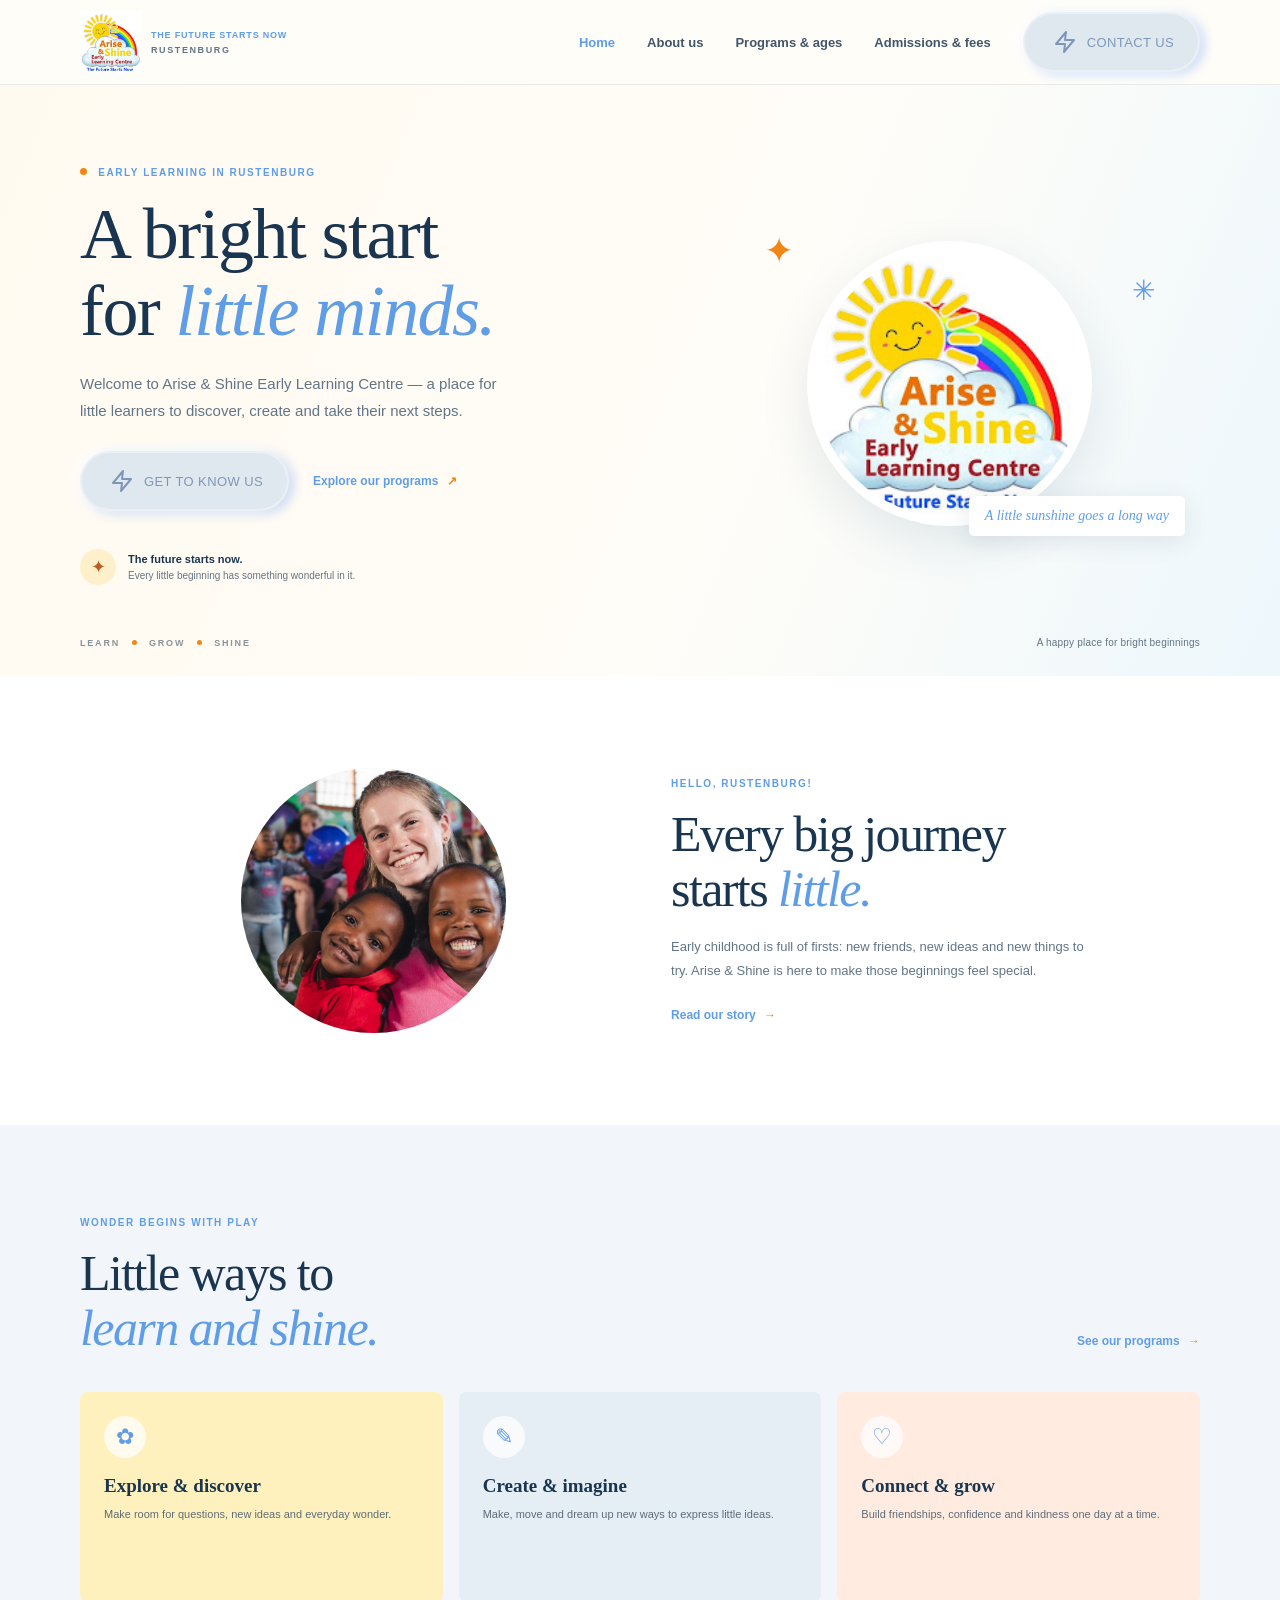
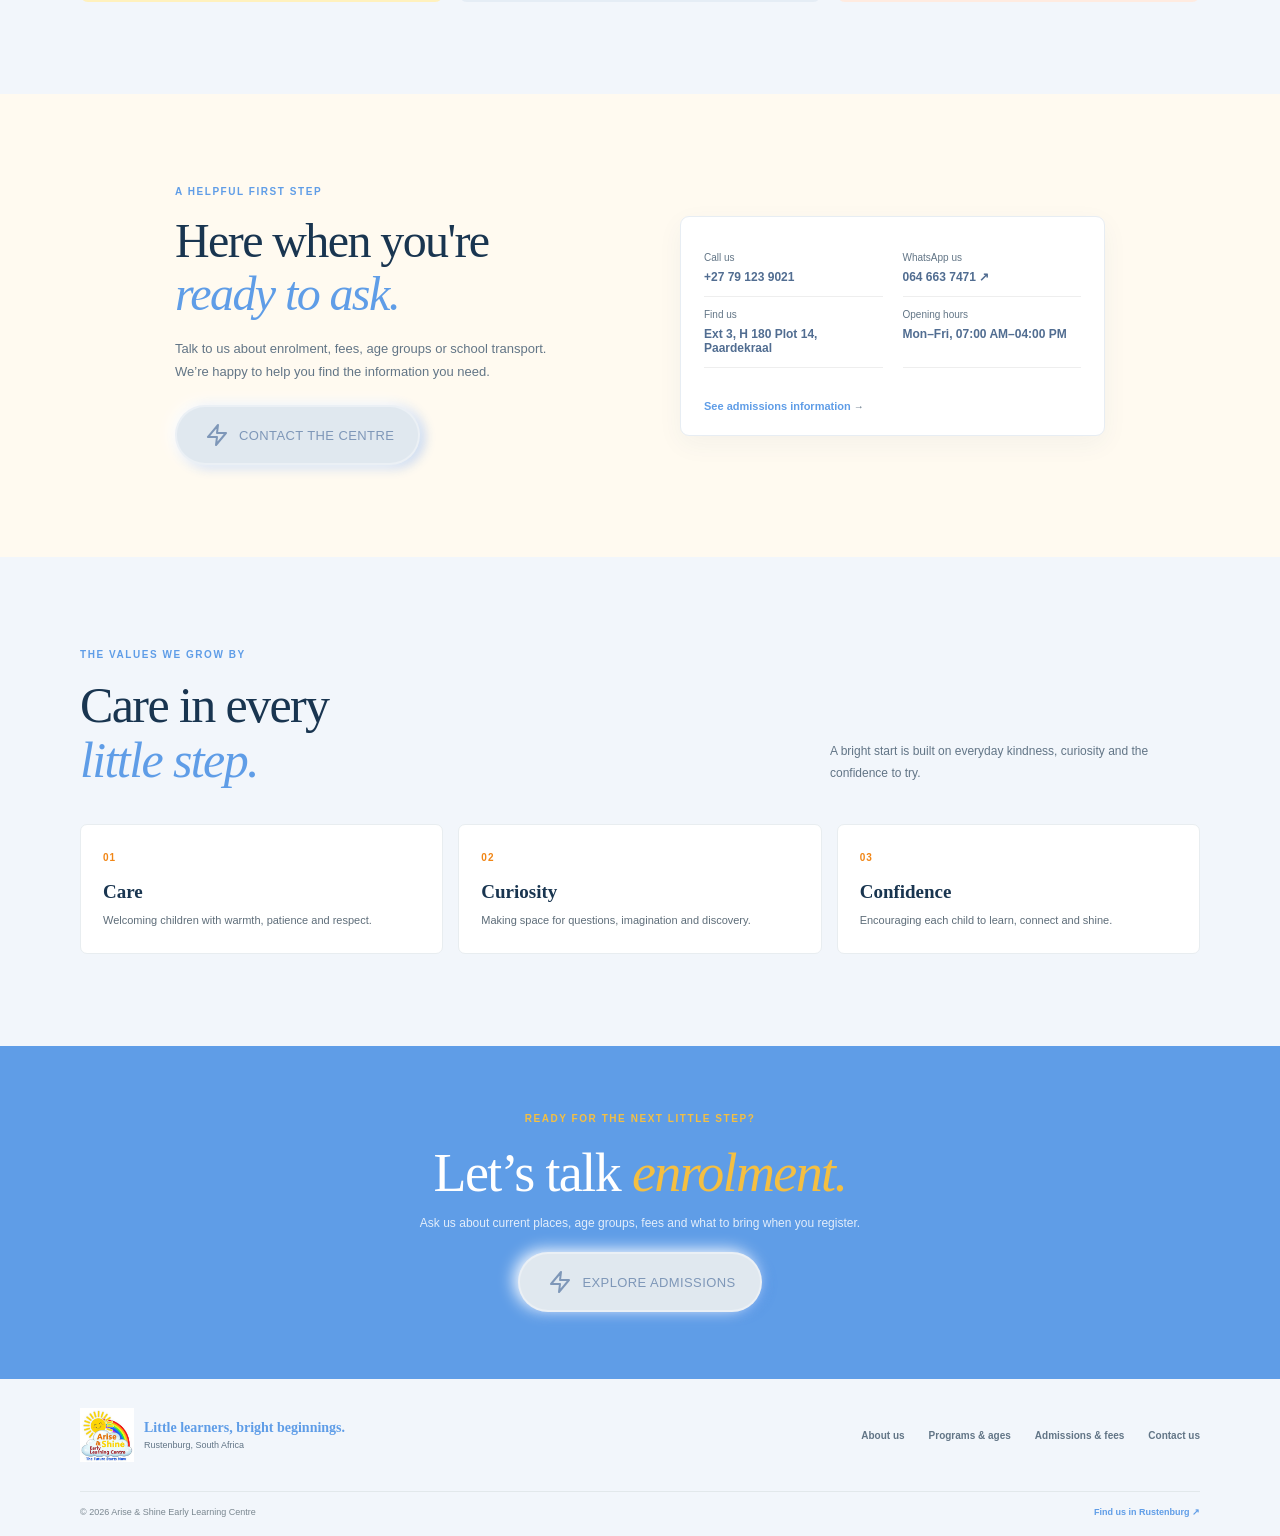
<file: index.html>
<!doctype html>
<html lang="en-ZA">
  <head>
    <meta charset="UTF-8" />
    <meta name="viewport" content="width=device-width, initial-scale=1" />
    <meta name="description" content="Meet Arise & Shine Early Learning Centre in Rustenburg — where little learners can grow, explore and shine." />
    <meta name="theme-color" content="#fafdff" />
    <title>Arise &amp; Shine Early Learning Centre | Home</title>
    <link rel="icon" href="arise-shine-logo.jpg" type="image/jpeg" />
    <link rel="stylesheet" href="styles.css" />
    <script src="script.js" defer></script>
  </head>
  <body>
    <a class="skip-link" href="#main">Skip to content</a>
    <header class="site-header">
      <div class="container header-inner">
        <a class="brand" href="index.html" aria-label="Arise and Shine Early Learning Centre home">
          <img class="brand-logo" src="arise-shine-logo.jpg" alt="" />
          <span class="brand-caption">THE FUTURE STARTS NOW<small>RUSTENBURG</small></span>
        </a>
        <button class="menu-toggle" type="button" aria-expanded="false" aria-controls="primary-nav">
          <span class="sr-only">Open navigation menu</span><span></span><span></span><span></span>
        </button>
        <nav class="primary-nav" id="primary-nav" aria-label="Main navigation">
          <a href="index.html" aria-current="page">Home</a>
          <a href="about.html">About us</a>
          <a href="programs.html">Programs &amp; ages</a>
          <a href="admissions.html">Admissions &amp; fees</a>
          <a class="nav-cta" href="contact.html"><svg viewBox="0 0 24 24" width="24" height="24" stroke="currentColor" stroke-width="2" fill="none" stroke-linecap="round" stroke-linejoin="round" aria-hidden="true" focusable="false"><polygon points="13 2 3 14 12 14 11 22 21 10 12 10 13 2"></polygon></svg>Contact us</a>
        </nav>
      </div>
    </header>

    <main id="main">
      <section class="home-hero">
        <div class="container hero-grid">
          <div class="hero-copy">
            <p class="eyebrow"><span class="eyebrow-dot"></span> Early learning in Rustenburg</p>
            <h1>A bright start<br />for <span>little minds.</span></h1>
            <p class="hero-intro">Welcome to Arise &amp; Shine Early Learning Centre — a place for little learners to discover, create and take their next steps.</p>
            <div class="hero-actions">
              <a class="button button-primary" href="about.html"><svg viewBox="0 0 24 24" width="24" height="24" stroke="currentColor" stroke-width="2" fill="none" stroke-linecap="round" stroke-linejoin="round" aria-hidden="true" focusable="false"><polygon points="13 2 3 14 12 14 11 22 21 10 12 10 13 2"></polygon></svg>Get to know us</a>
              <a class="text-link" href="programs.html">Explore our programs <span aria-hidden="true">↗</span></a>
            </div>
            <div class="hero-note"><span class="note-icon" aria-hidden="true">✦</span><p><strong>The future starts now.</strong><br />Every little beginning has something wonderful in it.</p></div>
          </div>
          <div class="hero-visual">
            <span class="visual-sparkle sparkle-one" aria-hidden="true">✦</span>
            <span class="visual-sparkle sparkle-two" aria-hidden="true">✳</span>
            <div class="logo-frame"><img src="arise-shine-logo.jpg" alt="Arise & Shine Early Learning Centre — The Future Starts Now" /></div>
            <span class="visual-caption">A little sunshine goes a long way</span>
          </div>
        </div>
        <div class="container hero-ribbon"><span>LEARN</span><i></i><span>GROW</span><i></i><span>SHINE</span><span class="ribbon-note">A happy place for bright beginnings</span></div>
      </section>

      <section class="welcome section">
        <div class="container welcome-grid">
          <div class="welcome-art">
            <img class="welcome-photo" src="classroom-children.png" alt="An early learning teacher spending a happy moment with two young children in their classroom" />
          </div>
          <div class="welcome-copy">
            <p class="eyebrow">Hello, Rustenburg!</p>
            <h2>Every big journey<br />starts <span>little.</span></h2>
            <p>Early childhood is full of firsts: new friends, new ideas and new things to try. Arise &amp; Shine is here to make those beginnings feel special.</p>
            <a class="text-link" href="about.html">Read our story <span aria-hidden="true">→</span></a>
          </div>
        </div>
      </section>

      <section class="home-programs section">
        <div class="container">
          <div class="section-heading">
            <div><p class="eyebrow">Wonder begins with play</p><h2>Little ways to<br /><span>learn and shine.</span></h2></div>
            <a class="text-link" href="programs.html">See our programs <span aria-hidden="true">→</span></a>
          </div>
          <div class="feature-grid">
            <article class="feature-card feature-yellow"><span class="feature-icon" aria-hidden="true">✿</span><h3>Explore &amp; discover</h3><p>Make room for questions, new ideas and everyday wonder.</p></article>
            <article class="feature-card feature-blue"><span class="feature-icon" aria-hidden="true">✎</span><h3>Create &amp; imagine</h3><p>Make, move and dream up new ways to express little ideas.</p></article>
            <article class="feature-card feature-peach"><span class="feature-icon" aria-hidden="true">♡</span><h3>Connect &amp; grow</h3><p>Build friendships, confidence and kindness one day at a time.</p></article>
          </div>
        </div>
      </section>

      <section class="home-contact section">
        <div class="container home-contact-grid">
          <div>
            <p class="eyebrow">A helpful first step</p>
            <h2>Here when you're<br /><span>ready to ask.</span></h2>
            <p>Talk to us about enrolment, fees, age groups or school transport. We’re happy to help you find the information you need.</p>
            <a class="button button-primary" href="contact.html"><svg viewBox="0 0 24 24" width="24" height="24" stroke="currentColor" stroke-width="2" fill="none" stroke-linecap="round" stroke-linejoin="round" aria-hidden="true" focusable="false"><polygon points="13 2 3 14 12 14 11 22 21 10 12 10 13 2"></polygon></svg>Contact the centre</a>
          </div>
          <div class="home-quick-contact">
            <a href="tel:+27791239021"><span>Call us</span><strong>+27 79 123 9021</strong></a>
            <a href="https://wa.me/27646637471" target="_blank" rel="noopener noreferrer"><span>WhatsApp us</span><strong>064 663 7471 ↗</strong></a>
            <p><span>Find us</span><strong>Ext 3, H 180 Plot 14, Paardekraal</strong></p>
            <p><span>Opening hours</span><strong>Mon–Fri, 07:00 AM–04:00 PM</strong></p>
            <a class="quick-link" href="admissions.html">See admissions information <span aria-hidden="true">→</span></a>
          </div>
        </div>
      </section>

      <section class="home-values section">
        <div class="container">
          <div class="section-heading"><div><p class="eyebrow">The values we grow by</p><h2>Care in every<br /><span>little step.</span></h2></div><p>A bright start is built on everyday kindness, curiosity and the confidence to try.</p></div>
          <div class="values-grid">
            <article class="value-card"><span>01</span><h3>Care</h3><p>Welcoming children with warmth, patience and respect.</p></article>
            <article class="value-card"><span>02</span><h3>Curiosity</h3><p>Making space for questions, imagination and discovery.</p></article>
            <article class="value-card"><span>03</span><h3>Confidence</h3><p>Encouraging each child to learn, connect and shine.</p></article>
          </div>
        </div>
      </section>

      <section class="home-cta">
        <div class="container cta-inner"><p class="eyebrow">Ready for the next little step?</p><h2>Let’s talk <span>enrolment.</span></h2><p>Ask us about current places, age groups, fees and what to bring when you register.</p><a class="button button-light" href="admissions.html"><svg viewBox="0 0 24 24" width="24" height="24" stroke="currentColor" stroke-width="2" fill="none" stroke-linecap="round" stroke-linejoin="round" aria-hidden="true" focusable="false"><polygon points="13 2 3 14 12 14 11 22 21 10 12 10 13 2"></polygon></svg>Explore admissions</a></div>
      </section>
    </main>

    <footer class="site-footer">
      <div class="container footer-main">
        <a class="footer-brand" href="index.html"><img src="arise-shine-logo.jpg" alt="Arise & Shine Early Learning Centre" /><span>Little learners, bright beginnings.<small>Rustenburg, South Africa</small></span></a>
        <nav class="footer-nav" aria-label="Footer navigation"><a href="about.html">About us</a><a href="programs.html">Programs &amp; ages</a><a href="admissions.html">Admissions &amp; fees</a><a href="contact.html">Contact us</a></nav>
      </div>
      <div class="container footer-bottom"><span>© <span data-year></span> Arise &amp; Shine Early Learning Centre</span><a href="https://www.google.com/maps/search/?api=1&amp;query=Arise+and+Shine+Early+Learning+Centre+Rustenburg" target="_blank" rel="noopener noreferrer">Find us in Rustenburg ↗</a></div>
    </footer>
  </body>
</html>
</file>
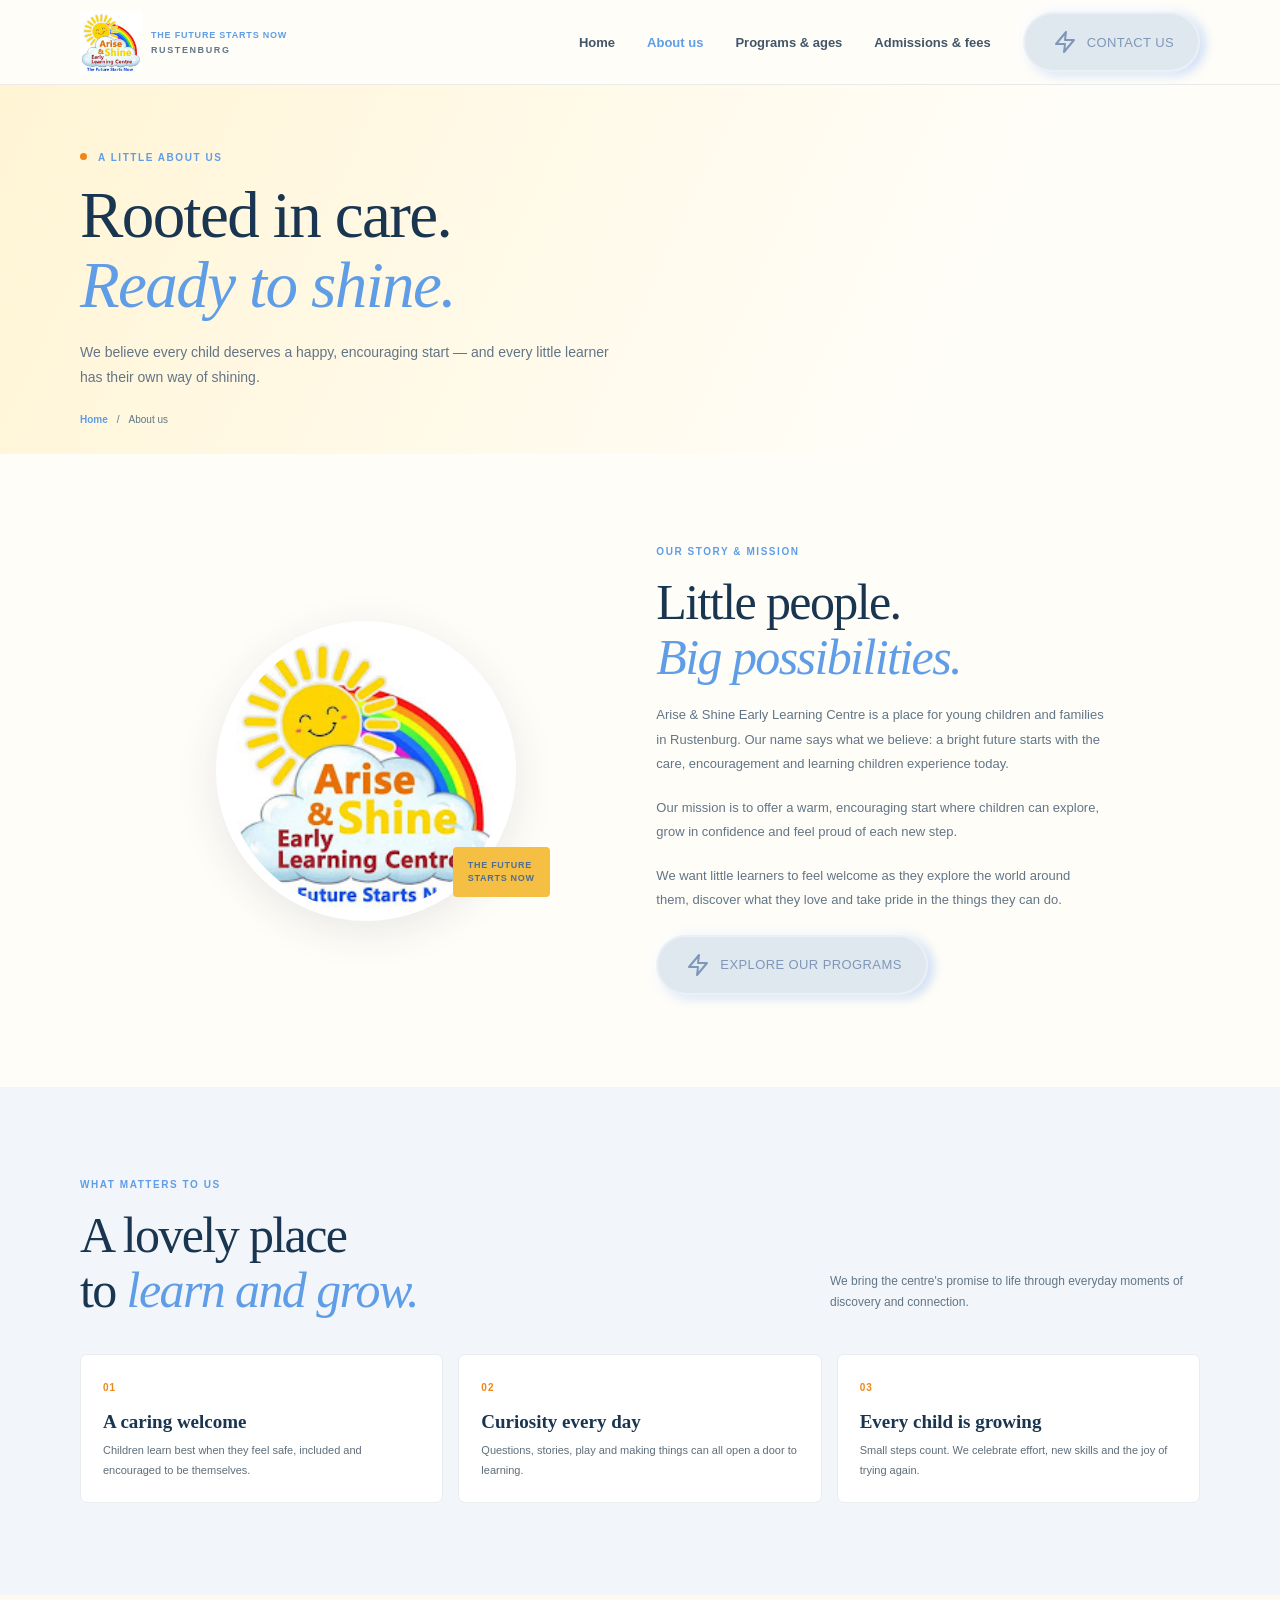
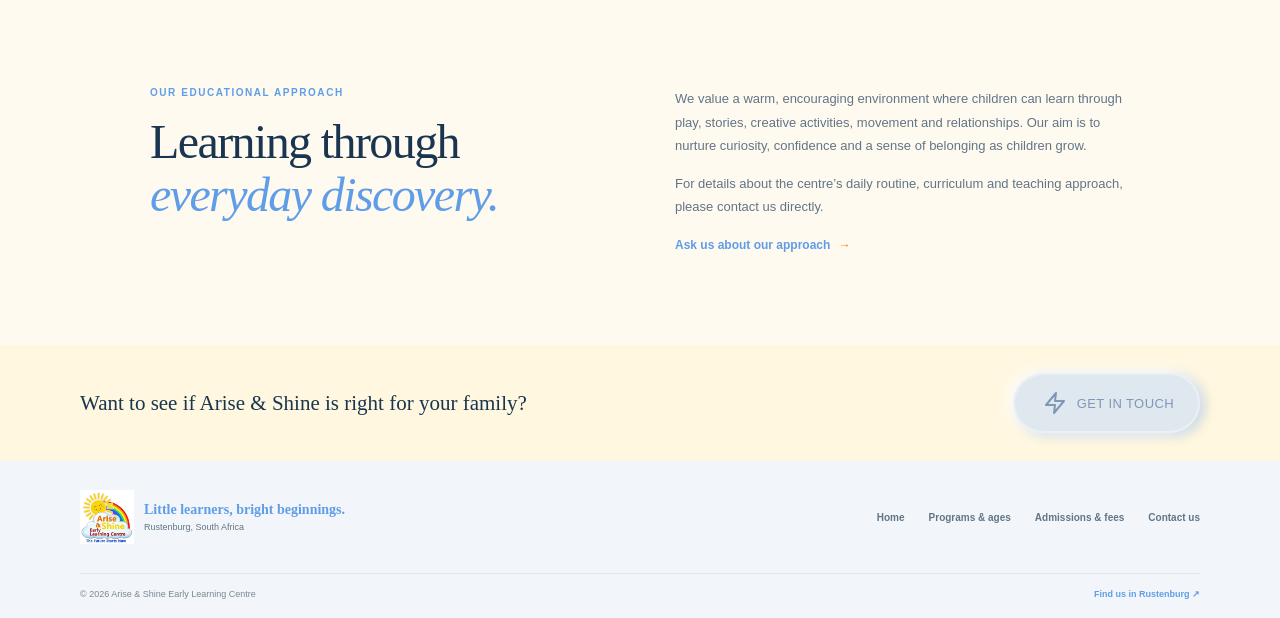
<file: about.html>
<!doctype html>
<html lang="en-ZA">
  <head>
    <meta charset="UTF-8" />
    <meta name="viewport" content="width=device-width, initial-scale=1" />
    <meta name="description" content="Learn about the welcoming, child-centred approach of Arise & Shine Early Learning Centre in Rustenburg." />
    <meta name="theme-color" content="#fafdff" />
    <title>About Us | Arise &amp; Shine Early Learning Centre</title>
    <link rel="icon" href="arise-shine-logo.jpg" type="image/jpeg" />
    <link rel="stylesheet" href="styles.css" />
    <script src="script.js" defer></script>
  </head>
  <body>
    <a class="skip-link" href="#main">Skip to content</a>
    <header class="site-header"><div class="container header-inner">
      <a class="brand" href="index.html" aria-label="Arise and Shine Early Learning Centre home"><img class="brand-logo" src="arise-shine-logo.jpg" alt="" /><span class="brand-caption">THE FUTURE STARTS NOW<small>RUSTENBURG</small></span></a>
      <button class="menu-toggle" type="button" aria-expanded="false" aria-controls="primary-nav"><span class="sr-only">Open navigation menu</span><span></span><span></span><span></span></button>
      <nav class="primary-nav" id="primary-nav" aria-label="Main navigation"><a href="index.html">Home</a><a href="about.html" aria-current="page">About us</a><a href="programs.html">Programs &amp; ages</a><a href="admissions.html">Admissions &amp; fees</a><a class="nav-cta" href="contact.html"><svg viewBox="0 0 24 24" width="24" height="24" stroke="currentColor" stroke-width="2" fill="none" stroke-linecap="round" stroke-linejoin="round" aria-hidden="true" focusable="false"><polygon points="13 2 3 14 12 14 11 22 21 10 12 10 13 2"></polygon></svg>Contact us</a></nav>
    </div></header>
    <main id="main">
      <section class="page-hero about-hero"><div class="container page-hero-inner">
        <p class="eyebrow"><span class="eyebrow-dot"></span> A little about us</p><h1>Rooted in care.<br /><span>Ready to shine.</span></h1>
        <p>We believe every child deserves a happy, encouraging start — and every little learner has their own way of shining.</p>
        <div class="breadcrumb"><a href="index.html">Home</a><span aria-hidden="true">/</span><span>About us</span></div>
      </div></section>
      <section class="section"><div class="container story-grid">
        <div class="story-art"><img src="arise-shine-logo.jpg" alt="Arise & Shine Early Learning Centre logo" /><span>THE FUTURE<br />STARTS NOW</span></div>
        <div class="story-copy"><p class="eyebrow">Our story &amp; mission</p><h2>Little people.<br /><span>Big possibilities.</span></h2>
          <p>Arise &amp; Shine Early Learning Centre is a place for young children and families in Rustenburg. Our name says what we believe: a bright future starts with the care, encouragement and learning children experience today.</p>
          <p>Our mission is to offer a warm, encouraging start where children can explore, grow in confidence and feel proud of each new step.</p>
          <p>We want little learners to feel welcome as they explore the world around them, discover what they love and take pride in the things they can do.</p>
          <a class="button button-primary" href="programs.html"><svg viewBox="0 0 24 24" width="24" height="24" stroke="currentColor" stroke-width="2" fill="none" stroke-linecap="round" stroke-linejoin="round" aria-hidden="true" focusable="false"><polygon points="13 2 3 14 12 14 11 22 21 10 12 10 13 2"></polygon></svg>Explore our programs</a>
        </div>
      </div></section>
      <section class="values-section section"><div class="container">
        <div class="section-heading"><div><p class="eyebrow">What matters to us</p><h2>A lovely place<br />to <span>learn and grow.</span></h2></div><p>We bring the centre's promise to life through everyday moments of discovery and connection.</p></div>
        <div class="values-grid">
          <article class="value-card"><span>01</span><h3>A caring welcome</h3><p>Children learn best when they feel safe, included and encouraged to be themselves.</p></article>
          <article class="value-card"><span>02</span><h3>Curiosity every day</h3><p>Questions, stories, play and making things can all open a door to learning.</p></article>
          <article class="value-card"><span>03</span><h3>Every child is growing</h3><p>Small steps count. We celebrate effort, new skills and the joy of trying again.</p></article>
        </div>
      </div></section>
      <section class="section approach-section"><div class="container approach-grid">
        <div><p class="eyebrow">Our educational approach</p><h2>Learning through<br /><span>everyday discovery.</span></h2></div>
        <div><p>We value a warm, encouraging environment where children can learn through play, stories, creative activities, movement and relationships. Our aim is to nurture curiosity, confidence and a sense of belonging as children grow.</p><p>For details about the centre’s daily routine, curriculum and teaching approach, please contact us directly.</p><a class="text-link" href="contact.html">Ask us about our approach <span aria-hidden="true">→</span></a></div>
      </div></section>
      <section class="slim-cta"><div class="container slim-cta-inner"><p>Want to see if Arise &amp; Shine is right for your family?</p><a class="button button-primary" href="contact.html"><svg viewBox="0 0 24 24" width="24" height="24" stroke="currentColor" stroke-width="2" fill="none" stroke-linecap="round" stroke-linejoin="round" aria-hidden="true" focusable="false"><polygon points="13 2 3 14 12 14 11 22 21 10 12 10 13 2"></polygon></svg>Get in touch</a></div></section>
    </main>
    <footer class="site-footer"><div class="container footer-main">
      <a class="footer-brand" href="index.html"><img src="arise-shine-logo.jpg" alt="Arise & Shine Early Learning Centre" /><span>Little learners, bright beginnings.<small>Rustenburg, South Africa</small></span></a>
      <nav class="footer-nav" aria-label="Footer navigation"><a href="index.html">Home</a><a href="programs.html">Programs &amp; ages</a><a href="admissions.html">Admissions &amp; fees</a><a href="contact.html">Contact us</a></nav>
    </div><div class="container footer-bottom"><span>© <span data-year></span> Arise &amp; Shine Early Learning Centre</span><a href="https://www.google.com/maps/search/?api=1&amp;query=Arise+and+Shine+Early+Learning+Centre+Rustenburg" target="_blank" rel="noopener noreferrer">Find us in Rustenburg ↗</a></div></footer>
  </body>
</html>
</file>
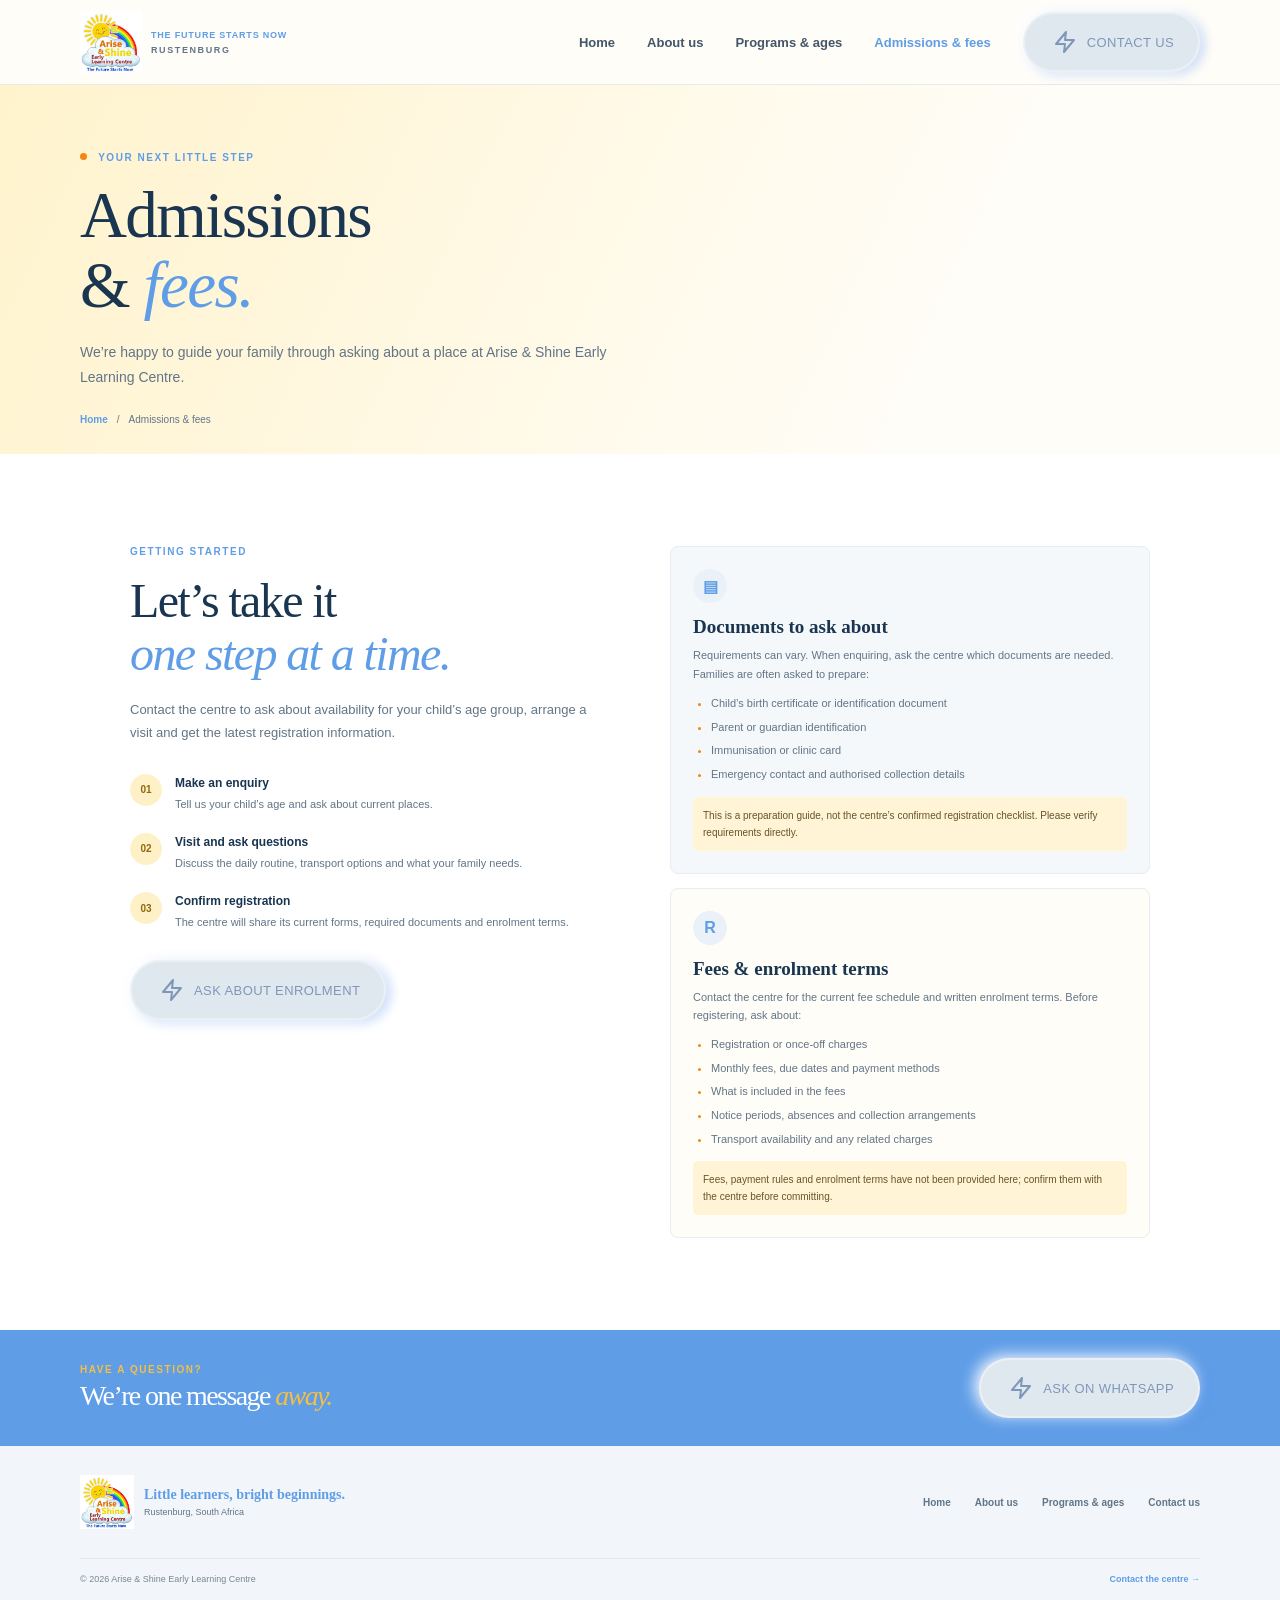
<file: admissions.html>
<!doctype html>
<html lang="en-ZA">
  <head>
    <meta charset="UTF-8" />
    <meta name="viewport" content="width=device-width, initial-scale=1" />
    <meta name="description" content="Ask Arise & Shine Early Learning Centre in Rustenburg about registration, documents, enrolment terms and fees." />
    <meta name="theme-color" content="#fafdff" />
    <title>Admissions &amp; Fees | Arise &amp; Shine Early Learning Centre</title>
    <link rel="icon" href="arise-shine-logo.jpg" type="image/jpeg" />
    <link rel="stylesheet" href="styles.css" />
    <script src="script.js" defer></script>
  </head>
  <body>
    <a class="skip-link" href="#main">Skip to content</a>
    <header class="site-header"><div class="container header-inner">
      <a class="brand" href="index.html" aria-label="Arise and Shine Early Learning Centre home"><img class="brand-logo" src="arise-shine-logo.jpg" alt="" /><span class="brand-caption">THE FUTURE STARTS NOW<small>RUSTENBURG</small></span></a>
      <button class="menu-toggle" type="button" aria-expanded="false" aria-controls="primary-nav"><span class="sr-only">Open navigation menu</span><span></span><span></span><span></span></button>
      <nav class="primary-nav" id="primary-nav" aria-label="Main navigation"><a href="index.html">Home</a><a href="about.html">About us</a><a href="programs.html">Programs &amp; ages</a><a href="admissions.html" aria-current="page">Admissions &amp; fees</a><a class="nav-cta" href="contact.html"><svg viewBox="0 0 24 24" width="24" height="24" stroke="currentColor" stroke-width="2" fill="none" stroke-linecap="round" stroke-linejoin="round" aria-hidden="true" focusable="false"><polygon points="13 2 3 14 12 14 11 22 21 10 12 10 13 2"></polygon></svg>Contact us</a></nav>
    </div></header>
    <main id="main">
      <section class="page-hero admissions-hero"><div class="container page-hero-inner">
        <p class="eyebrow"><span class="eyebrow-dot"></span> Your next little step</p><h1>Admissions<br />&amp; <span>fees.</span></h1>
        <p>We’re happy to guide your family through asking about a place at Arise &amp; Shine Early Learning Centre.</p>
        <div class="breadcrumb"><a href="index.html">Home</a><span aria-hidden="true">/</span><span>Admissions &amp; fees</span></div>
      </div></section>
      <section class="section admissions-section"><div class="container admissions-grid">
        <div class="admissions-copy"><p class="eyebrow">Getting started</p><h2>Let’s take it<br /><span>one step at a time.</span></h2>
          <p>Contact the centre to ask about availability for your child’s age group, arrange a visit and get the latest registration information.</p>
          <ol class="admissions-steps">
            <li><span>01</span><div><h3>Make an enquiry</h3><p>Tell us your child’s age and ask about current places.</p></div></li>
            <li><span>02</span><div><h3>Visit and ask questions</h3><p>Discuss the daily routine, transport options and what your family needs.</p></div></li>
            <li><span>03</span><div><h3>Confirm registration</h3><p>The centre will share its current forms, required documents and enrolment terms.</p></div></li>
          </ol>
          <a class="button button-primary" href="contact.html"><svg viewBox="0 0 24 24" width="24" height="24" stroke="currentColor" stroke-width="2" fill="none" stroke-linecap="round" stroke-linejoin="round" aria-hidden="true" focusable="false"><polygon points="13 2 3 14 12 14 11 22 21 10 12 10 13 2"></polygon></svg>Ask about enrolment</a>
        </div>
        <aside class="admissions-info">
          <article class="admissions-info-card"><span class="info-card-icon" aria-hidden="true">▤</span><h3>Documents to ask about</h3><p>Requirements can vary. When enquiring, ask the centre which documents are needed. Families are often asked to prepare:</p><ul><li>Child’s birth certificate or identification document</li><li>Parent or guardian identification</li><li>Immunisation or clinic card</li><li>Emergency contact and authorised collection details</li></ul><p class="info-caveat">This is a preparation guide, not the centre’s confirmed registration checklist. Please verify requirements directly.</p></article>
          <article class="admissions-info-card fees-card"><span class="info-card-icon" aria-hidden="true">R</span><h3>Fees &amp; enrolment terms</h3><p>Contact the centre for the current fee schedule and written enrolment terms. Before registering, ask about:</p><ul><li>Registration or once-off charges</li><li>Monthly fees, due dates and payment methods</li><li>What is included in the fees</li><li>Notice periods, absences and collection arrangements</li><li>Transport availability and any related charges</li></ul><p class="info-caveat">Fees, payment rules and enrolment terms have not been provided here; confirm them with the centre before committing.</p></article>
        </aside>
      </div></section>
      <section class="admissions-cta"><div class="container admissions-cta-inner"><div><p class="eyebrow">Have a question?</p><h2>We’re one message <span>away.</span></h2></div><a class="button button-light" href="https://wa.me/27646637471?text=Hello%2C%20I%20would%20like%20to%20ask%20about%20admissions%20and%20fees." target="_blank" rel="noopener noreferrer"><svg viewBox="0 0 24 24" width="24" height="24" stroke="currentColor" stroke-width="2" fill="none" stroke-linecap="round" stroke-linejoin="round" aria-hidden="true" focusable="false"><polygon points="13 2 3 14 12 14 11 22 21 10 12 10 13 2"></polygon></svg>Ask on WhatsApp</a></div></section>
    </main>
    <footer class="site-footer"><div class="container footer-main">
      <a class="footer-brand" href="index.html"><img src="arise-shine-logo.jpg" alt="Arise & Shine Early Learning Centre" /><span>Little learners, bright beginnings.<small>Rustenburg, South Africa</small></span></a>
      <nav class="footer-nav" aria-label="Footer navigation"><a href="index.html">Home</a><a href="about.html">About us</a><a href="programs.html">Programs &amp; ages</a><a href="contact.html">Contact us</a></nav>
    </div><div class="container footer-bottom"><span>© <span data-year></span> Arise &amp; Shine Early Learning Centre</span><a href="contact.html">Contact the centre →</a></div></footer>
  </body>
</html>
</file>
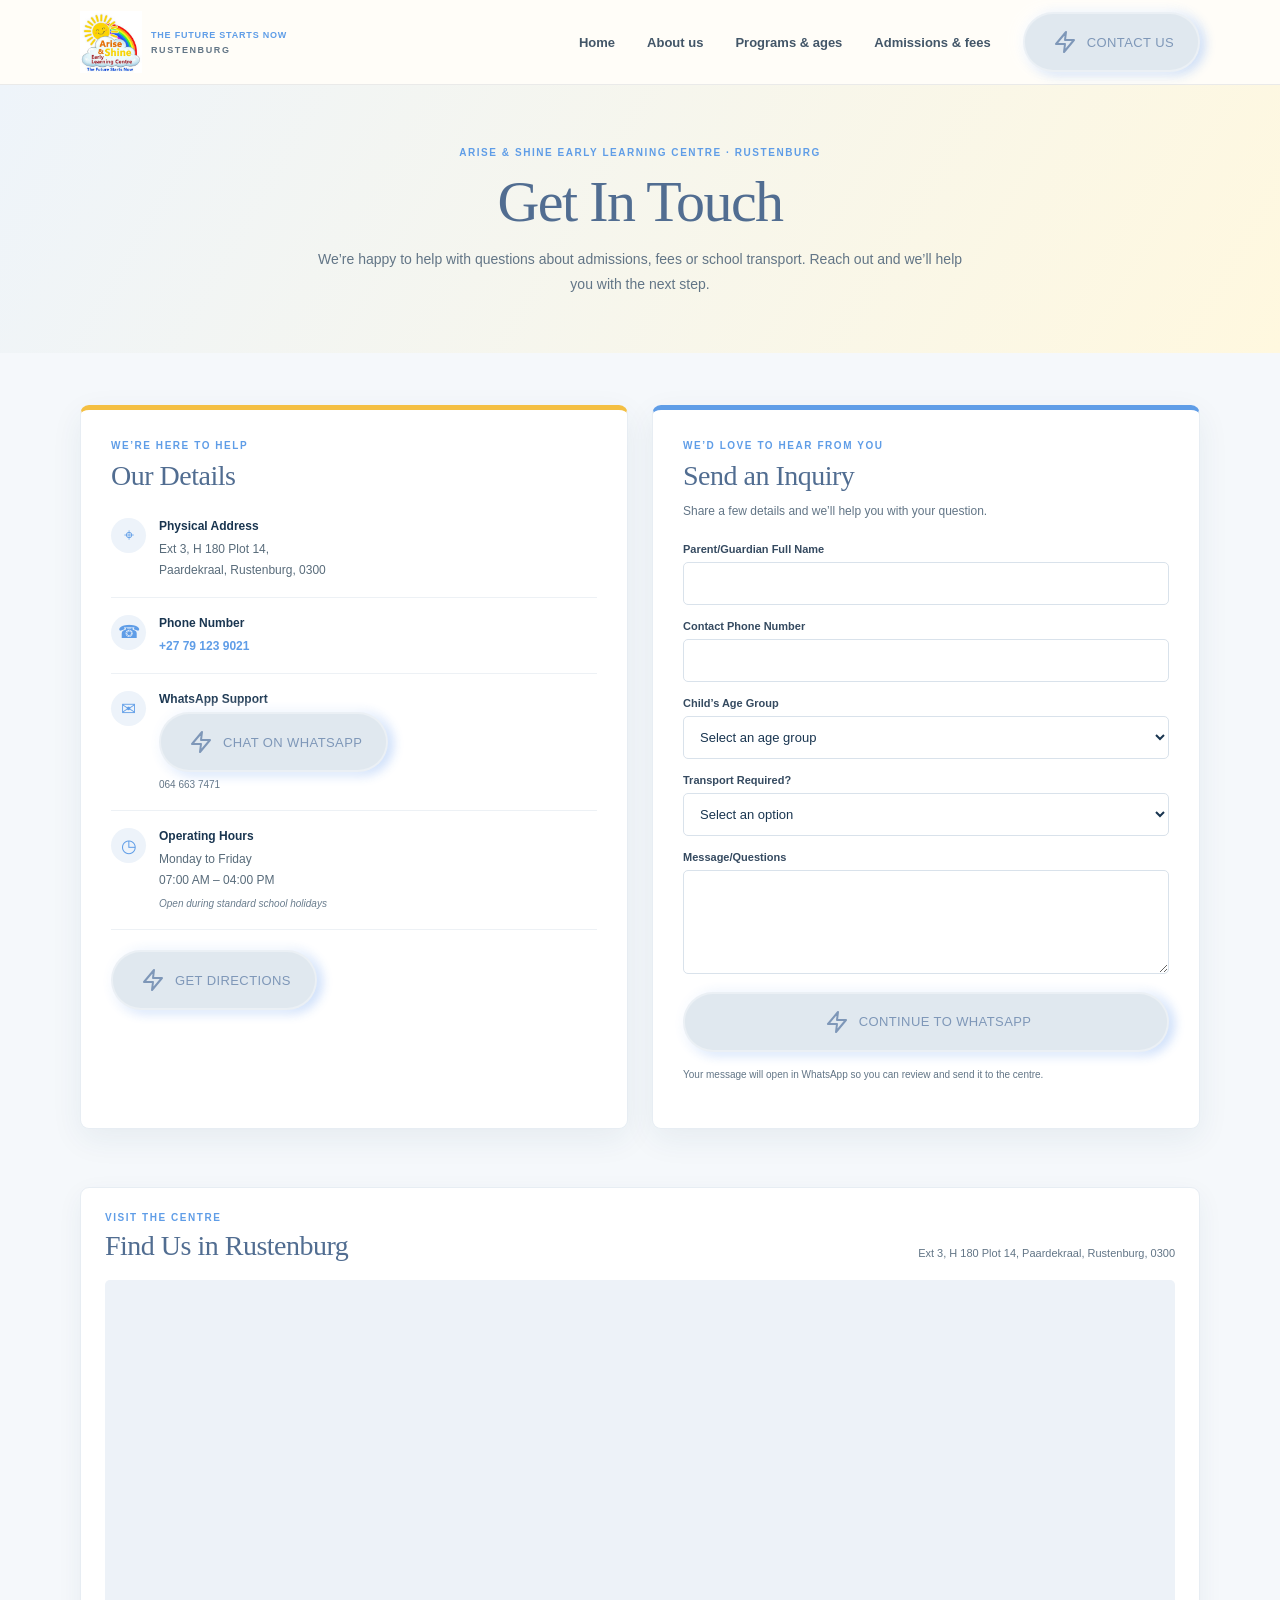
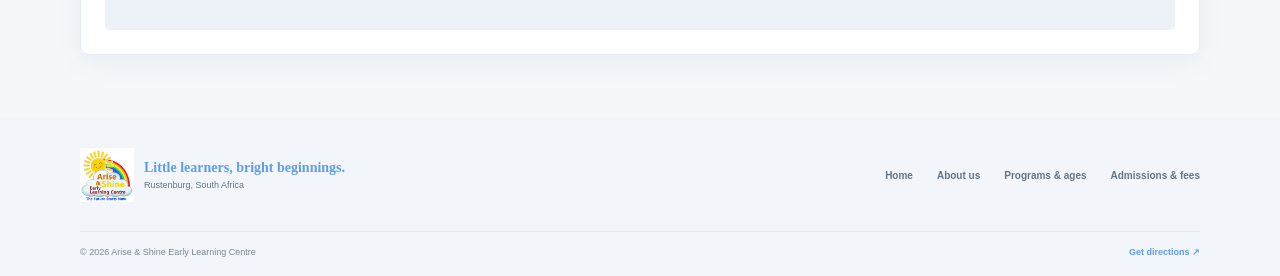
<file: contact.html>
<!doctype html>
<html lang="en-ZA">
  <head>
    <meta charset="UTF-8" />
    <meta name="viewport" content="width=device-width, initial-scale=1" />
    <meta name="description" content="Contact Arise & Shine Early Learning Centre in Paardekraal, Rustenburg, about admissions, fees, programs or school transport." />
    <meta name="theme-color" content="#fafdff" />
    <title>Get In Touch | Arise &amp; Shine Early Learning Centre</title>
    <link rel="icon" href="arise-shine-logo.jpg" type="image/jpeg" />
    <link rel="stylesheet" href="styles.css" />
    <script src="script.js" defer></script>
  </head>
  <body>
    <a class="skip-link" href="#main">Skip to content</a>
    <header class="site-header"><div class="container header-inner">
      <a class="brand" href="index.html" aria-label="Arise and Shine Early Learning Centre home"><img class="brand-logo" src="arise-shine-logo.jpg" alt="" /><span class="brand-caption">THE FUTURE STARTS NOW<small>RUSTENBURG</small></span></a>
      <button class="menu-toggle" type="button" aria-expanded="false" aria-controls="primary-nav"><span class="sr-only">Open navigation menu</span><span></span><span></span><span></span></button>
      <nav class="primary-nav" id="primary-nav" aria-label="Main navigation"><a href="index.html">Home</a><a href="about.html">About us</a><a href="programs.html">Programs &amp; ages</a><a href="admissions.html">Admissions &amp; fees</a><a class="nav-cta" href="contact.html" aria-current="page"><svg viewBox="0 0 24 24" width="24" height="24" stroke="currentColor" stroke-width="2" fill="none" stroke-linecap="round" stroke-linejoin="round" aria-hidden="true" focusable="false"><polygon points="13 2 3 14 12 14 11 22 21 10 12 10 13 2"></polygon></svg>Contact us</a></nav>
    </div></header>
    <main id="main">
      <section class="contact-page-header">
        <div class="container">
          <p class="eyebrow">Arise &amp; Shine Early Learning Centre · Rustenburg</p>
          <h1>Get In Touch</h1>
          <p>We’re happy to help with questions about admissions, fees or school transport. Reach out and we’ll help you with the next step.</p>
        </div>
      </section>

      <section class="contact-page-main" aria-label="Contact details and inquiry form">
        <div class="container contact-page-grid">
          <section class="contact-info-card" aria-labelledby="contact-details-title">
            <p class="eyebrow">We’re here to help</p>
            <h2 id="contact-details-title">Our Details</h2>
            <div class="contact-detail">
              <span class="detail-icon" aria-hidden="true">⌖</span>
              <div><h3>Physical Address</h3><address>Ext 3, H 180 Plot 14,<br />Paardekraal, Rustenburg, 0300</address></div>
            </div>
            <div class="contact-detail">
              <span class="detail-icon" aria-hidden="true">☎</span>
              <div><h3>Phone Number</h3><a href="tel:+27791239021">+27 79 123 9021</a></div>
            </div>
            <div class="contact-detail">
              <span class="detail-icon" aria-hidden="true">✉</span>
              <div><h3>WhatsApp Support</h3><a class="whatsapp-button" href="https://wa.me/27646637471" target="_blank" rel="noopener noreferrer"><svg viewBox="0 0 24 24" width="24" height="24" stroke="currentColor" stroke-width="2" fill="none" stroke-linecap="round" stroke-linejoin="round" aria-hidden="true" focusable="false"><polygon points="13 2 3 14 12 14 11 22 21 10 12 10 13 2"></polygon></svg>Chat on WhatsApp</a><p class="contact-detail-subtext">064 663 7471</p></div>
            </div>
            <div class="contact-detail">
              <span class="detail-icon" aria-hidden="true">◷</span>
              <div><h3>Operating Hours</h3><p>Monday to Friday<br />07:00 AM – 04:00 PM</p><p class="holiday-note">Open during standard school holidays</p></div>
            </div>
            <a class="directions-link" href="https://www.google.com/maps/dir/?api=1&amp;destination=Ext+3%2C+H+180+Plot+14%2C+Paardekraal%2C+Rustenburg%2C+0300" target="_blank" rel="noopener noreferrer"><svg viewBox="0 0 24 24" width="24" height="24" stroke="currentColor" stroke-width="2" fill="none" stroke-linecap="round" stroke-linejoin="round" aria-hidden="true" focusable="false"><polygon points="13 2 3 14 12 14 11 22 21 10 12 10 13 2"></polygon></svg>Get directions</a>
          </section>

          <section class="inquiry-card" aria-labelledby="inquiry-title">
            <p class="eyebrow">We’d love to hear from you</p>
            <h2 id="inquiry-title">Send an Inquiry</h2>
            <p class="form-intro">Share a few details and we’ll help you with your question.</p>
            <form class="inquiry-form" id="inquiry-form">
              <div class="form-field"><label for="parent-name">Parent/Guardian Full Name</label><input id="parent-name" name="parentName" type="text" autocomplete="name" required /></div>
              <div class="form-field"><label for="contact-phone">Contact Phone Number</label><input id="contact-phone" name="phone" type="tel" autocomplete="tel" inputmode="tel" required /></div>
              <div class="form-field"><label for="child-age">Child’s Age Group</label><select id="child-age" name="ageGroup" required><option value="" selected disabled>Select an age group</option><option value="0-3 Years">0–3 Years</option><option value="4-6 Years">4–6 Years</option></select></div>
              <div class="form-field"><label for="transport">Transport Required?</label><select id="transport" name="transport" required><option value="" selected disabled>Select an option</option><option value="Yes">Yes</option><option value="No">No</option></select></div>
              <div class="form-field"><label for="message">Message/Questions</label><textarea id="message" name="message" rows="4" required></textarea></div>
              <button class="submit-button" type="submit"><svg viewBox="0 0 24 24" width="24" height="24" stroke="currentColor" stroke-width="2" fill="none" stroke-linecap="round" stroke-linejoin="round" aria-hidden="true" focusable="false"><polygon points="13 2 3 14 12 14 11 22 21 10 12 10 13 2"></polygon></svg>Continue to WhatsApp</button>
              <p class="form-disclaimer">Your message will open in WhatsApp so you can review and send it to the centre.</p>
              <p class="form-status" id="form-status" role="status" aria-live="polite"></p>
            </form>
          </section>
        </div>
      </section>

      <section class="map-section" aria-labelledby="map-title">
        <div class="container map-card">
          <div class="map-heading"><div><p class="eyebrow">Visit the centre</p><h2 id="map-title">Find Us in Rustenburg</h2></div><p>Ext 3, H 180 Plot 14, Paardekraal, Rustenburg, 0300</p></div>
          <iframe title="Map showing Paardekraal, Rustenburg" src="https://maps.google.com/maps?q=Ext%203%2C%20H%20180%20Plot%2014%2C%20Paardekraal%2C%20Rustenburg%2C%200300&amp;z=14&amp;output=embed" loading="lazy" referrerpolicy="no-referrer-when-downgrade" allowfullscreen></iframe>
        </div>
      </section>
    </main>
    <footer class="site-footer"><div class="container footer-main">
      <a class="footer-brand" href="index.html"><img src="arise-shine-logo.jpg" alt="Arise & Shine Early Learning Centre" /><span>Little learners, bright beginnings.<small>Rustenburg, South Africa</small></span></a>
      <nav class="footer-nav" aria-label="Footer navigation"><a href="index.html">Home</a><a href="about.html">About us</a><a href="programs.html">Programs &amp; ages</a><a href="admissions.html">Admissions &amp; fees</a></nav>
    </div><div class="container footer-bottom"><span>© <span data-year></span> Arise &amp; Shine Early Learning Centre</span><a href="https://www.google.com/maps/dir/?api=1&amp;destination=Ext+3%2C+H+180+Plot+14%2C+Paardekraal%2C+Rustenburg%2C+0300" target="_blank" rel="noopener noreferrer">Get directions ↗</a></div></footer>
  </body>
</html>
</file>
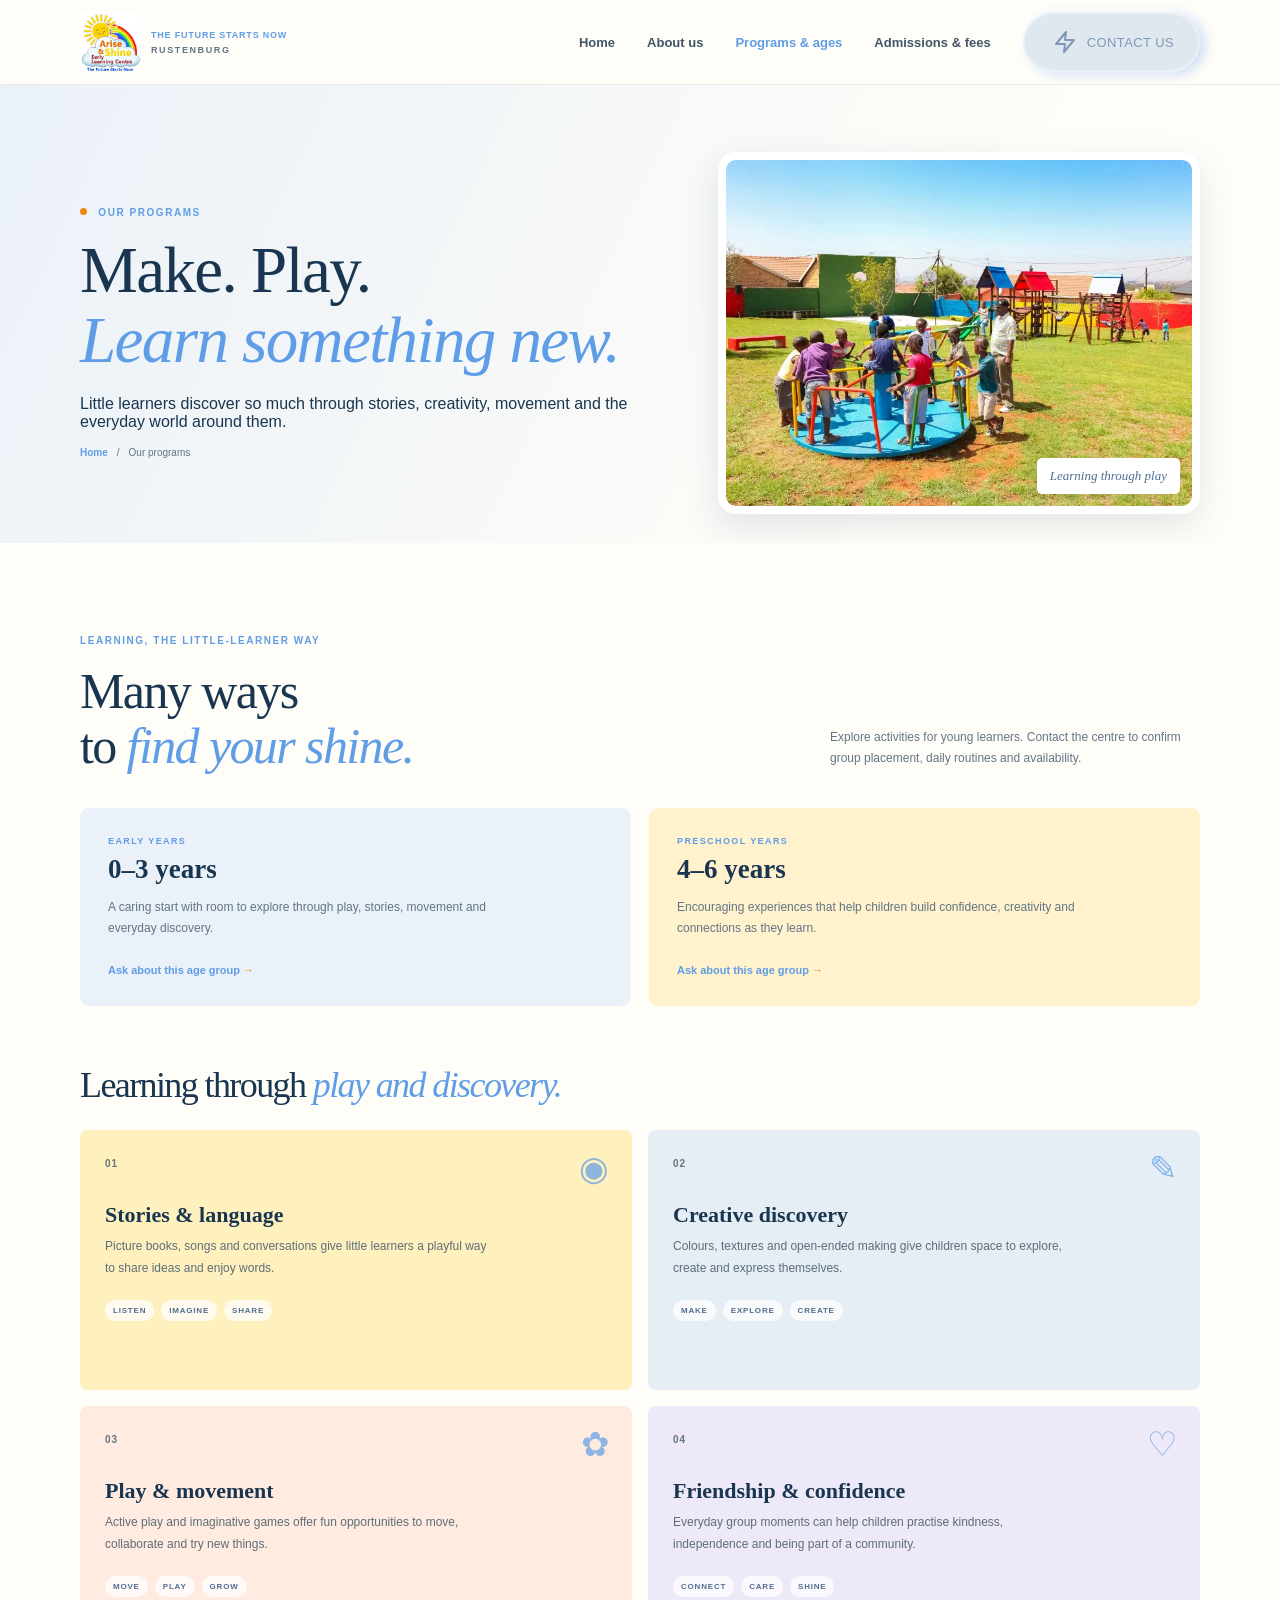
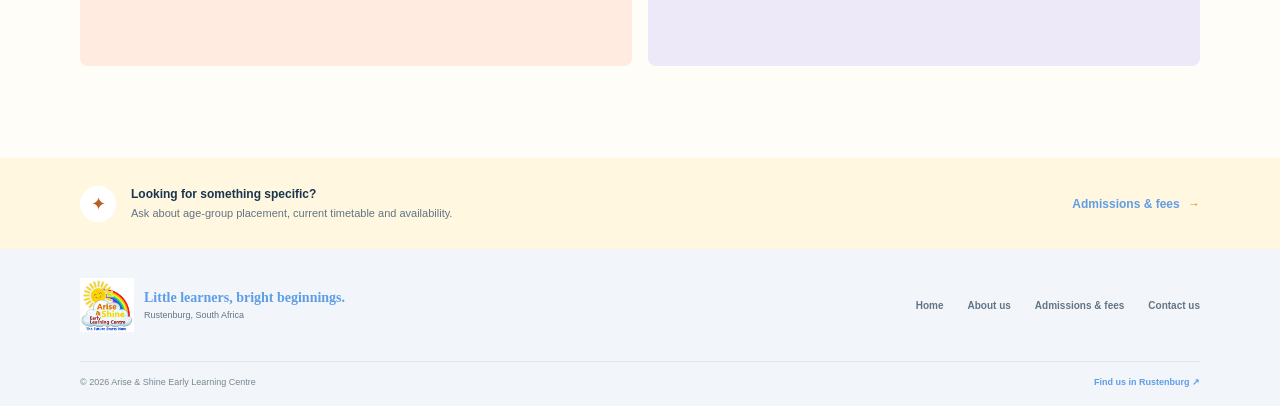
<file: programs.html>
<!doctype html>
<html lang="en-ZA">
  <head>
    <meta charset="UTF-8" />
    <meta name="viewport" content="width=device-width, initial-scale=1" />
    <meta name="description" content="Discover playful learning ideas at Arise & Shine Early Learning Centre in Rustenburg." />
    <meta name="theme-color" content="#fafdff" />
    <title>Our Programs | Arise &amp; Shine Early Learning Centre</title>
    <link rel="icon" href="arise-shine-logo.jpg" type="image/jpeg" />
    <link rel="stylesheet" href="styles.css" />
    <script src="script.js" defer></script>
  </head>
  <body>
    <a class="skip-link" href="#main">Skip to content</a>
    <header class="site-header"><div class="container header-inner">
      <a class="brand" href="index.html" aria-label="Arise and Shine Early Learning Centre home"><img class="brand-logo" src="arise-shine-logo.jpg" alt="" /><span class="brand-caption">THE FUTURE STARTS NOW<small>RUSTENBURG</small></span></a>
      <button class="menu-toggle" type="button" aria-expanded="false" aria-controls="primary-nav"><span class="sr-only">Open navigation menu</span><span></span><span></span><span></span></button>
      <nav class="primary-nav" id="primary-nav" aria-label="Main navigation"><a href="index.html">Home</a><a href="about.html">About us</a><a href="programs.html" aria-current="page">Programs &amp; ages</a><a href="admissions.html">Admissions &amp; fees</a><a class="nav-cta" href="contact.html"><svg viewBox="0 0 24 24" width="24" height="24" stroke="currentColor" stroke-width="2" fill="none" stroke-linecap="round" stroke-linejoin="round" aria-hidden="true" focusable="false"><polygon points="13 2 3 14 12 14 11 22 21 10 12 10 13 2"></polygon></svg>Contact us</a></nav>
    </div></header>
    <main id="main">
      <section class="page-hero programs-hero"><div class="container page-hero-inner programs-hero-inner">
        <div class="programs-hero-copy">
          <p class="eyebrow"><span class="eyebrow-dot"></span> Our programs</p><h1>Make. Play.<br /><span>Learn something new.</span></h1>
          <p>Little learners discover so much through stories, creativity, movement and the everyday world around them.</p>
          <div class="breadcrumb"><a href="index.html">Home</a><span aria-hidden="true">/</span><span>Our programs</span></div>
        </div>
        <div class="programs-hero-photo"><img src="playground-children.png" alt="Children playing together on the playground at their early learning centre" /><span>Learning through play</span></div>
      </div></section>
      <section class="section program-section"><div class="container">
        <div class="section-heading"><div><p class="eyebrow">Learning, the little-learner way</p><h2>Many ways<br />to <span>find your shine.</span></h2></div><p>Explore activities for young learners. Contact the centre to confirm group placement, daily routines and availability.</p></div>
        <div class="age-grid">
          <article class="age-card age-young"><p class="age-label">EARLY YEARS</p><h3>0–3 years</h3><p>A caring start with room to explore through play, stories, movement and everyday discovery.</p><a href="contact.html">Ask about this age group <span aria-hidden="true">→</span></a></article>
          <article class="age-card age-older"><p class="age-label">PRESCHOOL YEARS</p><h3>4–6 years</h3><p>Encouraging experiences that help children build confidence, creativity and connections as they learn.</p><a href="contact.html">Ask about this age group <span aria-hidden="true">→</span></a></article>
        </div>
        <h2 class="activity-heading">Learning through <span>play and discovery.</span></h2>
        <div class="program-grid">
          <article class="program-card program-yellow"><span class="program-number">01</span><span class="program-illustration" aria-hidden="true">◉</span><h3>Stories &amp; language</h3><p>Picture books, songs and conversations give little learners a playful way to share ideas and enjoy words.</p><div class="program-tags"><span>LISTEN</span><span>IMAGINE</span><span>SHARE</span></div></article>
          <article class="program-card program-blue"><span class="program-number">02</span><span class="program-illustration" aria-hidden="true">✎</span><h3>Creative discovery</h3><p>Colours, textures and open-ended making give children space to explore, create and express themselves.</p><div class="program-tags"><span>MAKE</span><span>EXPLORE</span><span>CREATE</span></div></article>
          <article class="program-card program-peach"><span class="program-number">03</span><span class="program-illustration" aria-hidden="true">✿</span><h3>Play &amp; movement</h3><p>Active play and imaginative games offer fun opportunities to move, collaborate and try new things.</p><div class="program-tags"><span>MOVE</span><span>PLAY</span><span>GROW</span></div></article>
          <article class="program-card program-lilac"><span class="program-number">04</span><span class="program-illustration" aria-hidden="true">♡</span><h3>Friendship &amp; confidence</h3><p>Everyday group moments can help children practise kindness, independence and being part of a community.</p><div class="program-tags"><span>CONNECT</span><span>CARE</span><span>SHINE</span></div></article>
        </div>
      </div></section>
      <section class="program-note"><div class="container program-note-inner"><span class="note-icon" aria-hidden="true">✦</span><p><strong>Looking for something specific?</strong><br />Ask about age-group placement, current timetable and availability.</p><a class="text-link" href="admissions.html">Admissions &amp; fees <span aria-hidden="true">→</span></a></div></section>
    </main>
    <footer class="site-footer"><div class="container footer-main">
      <a class="footer-brand" href="index.html"><img src="arise-shine-logo.jpg" alt="Arise & Shine Early Learning Centre" /><span>Little learners, bright beginnings.<small>Rustenburg, South Africa</small></span></a>
      <nav class="footer-nav" aria-label="Footer navigation"><a href="index.html">Home</a><a href="about.html">About us</a><a href="admissions.html">Admissions &amp; fees</a><a href="contact.html">Contact us</a></nav>
    </div><div class="container footer-bottom"><span>© <span data-year></span> Arise &amp; Shine Early Learning Centre</span><a href="https://www.google.com/maps/search/?api=1&amp;query=Arise+and+Shine+Early+Learning+Centre+Rustenburg" target="_blank" rel="noopener noreferrer">Find us in Rustenburg ↗</a></div></footer>
  </body>
</html>
</file>
<file: styles.css>
:root {
  color-scheme: light;
  --ink: #193550;
  --muted: #627586;
  --blue: #5f9de7;
  --blue-dark: #516d91;
  --blue-light: #e0e8ef;
  --yellow: #f4bf42;
  --orange: #f18616;
  --red: #c52f30;
  --paper: #fffdf8;
  --line: #e7edf3;
  --serif: Georgia, "Times New Roman", serif;
  --sans: "Segoe UI", Arial, sans-serif;
}

* { box-sizing: border-box; }
html { scroll-behavior: smooth; scroll-padding-top: 88px; }
body { margin: 0; color: var(--ink); background: var(--paper); font-family: var(--sans); -webkit-font-smoothing: antialiased; }
a { color: inherit; text-decoration: none; }
button { font: inherit; }
button, a, input, select, textarea { -webkit-tap-highlight-color: transparent; }
:focus-visible { outline: 3px solid var(--blue); outline-offset: 3px; }
.container { width: min(1120px, calc(100% - 64px)); margin-inline: auto; }
.section { padding-block: 92px; }
h1, h2, h3, p { margin-top: 0; }
h1, h2, h3 { font-family: var(--serif); }
h1, h2 { font-weight: 500; letter-spacing: -1.6px; }
h1 span, h2 span { color: var(--blue); font-style: italic; }
.sr-only, .skip-link:not(:focus) { position: absolute; width: 1px; height: 1px; padding: 0; margin: -1px; overflow: hidden; clip: rect(0, 0, 0, 0); white-space: nowrap; border: 0; }
.skip-link:focus { position: fixed; z-index: 20; top: 12px; left: 12px; padding: 12px 16px; background: white; border-radius: 6px; }

.site-header { position: sticky; z-index: 10; top: 0; background: rgba(255, 253, 248, .95); backdrop-filter: blur(12px); border-bottom: 1px solid rgba(25, 53, 80, .09); }
.header-inner { min-height: 84px; display: flex; align-items: center; justify-content: space-between; }
.brand { display: inline-flex; align-items: center; gap: 9px; }
.brand-logo { display: block; width: 62px; height: 62px; object-fit: contain; }
.brand-caption { color: var(--blue); font-size: 9px; font-weight: 800; letter-spacing: .8px; }
.brand-caption small { display: block; margin-top: 5px; color: var(--muted); font-size: 9px; letter-spacing: 1.6px; }
.primary-nav { display: flex; align-items: center; gap: 32px; color: #435668; font-size: 13px; font-weight: 650; }
.primary-nav > a:not(.nav-cta):hover, .primary-nav > a[aria-current="page"]:not(.nav-cta) { color: var(--blue); }
.menu-toggle { display: none; }
.eyebrow { margin-bottom: 18px; color: var(--blue); font-size: 10px; font-weight: 800; letter-spacing: 1.55px; text-transform: uppercase; }
.eyebrow-dot { display: inline-block; width: 7px; height: 7px; margin-right: 7px; vertical-align: 1px; border-radius: 50%; background: var(--orange); }
.button, .nav-cta, .whatsapp-button, .submit-button, .directions-link {
  display: inline-flex;
  min-height: 49px;
  align-items: center;
  justify-content: center;
  gap: 10px;
  padding: 16px 24px 16px 28px;
  border: 2px solid rgba(255, 255, 255, .333);
  border-radius: 40px;
  color: #7e97b8;
  background-color: #e0e8ef;
  box-shadow: -4px -2px 16px 0 #fff, 4px 2px 12px 0 rgb(37 115 235 / 32%);
  transform: translate(0, 0) rotate(0);
  font-family: inherit;
  font-size: 13px;
  font-weight: 500;
  letter-spacing: .4px;
  text-align: center;
  text-transform: uppercase;
  transition: .2s;
}
.button:hover, .nav-cta:hover, .whatsapp-button:hover, .submit-button:hover, .directions-link:hover,
.button:focus-visible, .nav-cta:focus-visible, .whatsapp-button:focus-visible, .submit-button:focus-visible, .directions-link:focus-visible {
  color: #516d91;
  background-color: #e5edf5;
  box-shadow: -2px -1px 8px 0 #fff, 0 0 16px 0 rgb(37 115 235 / 65%), 4px 2px 28px 0 rgb(37 115 235 / 90%);
}
.button:active, .nav-cta:active, .whatsapp-button:active, .submit-button:active, .directions-link:active {
  box-shadow: -2px -1px 8px 0 #fff, 0 0 18px 0 rgb(37 115 235 / 75%), 4px 2px 30px 0 rgb(37 115 235 / 95%);
  transform: translateY(1px);
}
.button svg, .nav-cta svg, .whatsapp-button svg, .submit-button svg { width: 24px; height: 24px; flex: 0 0 24px; }
.submit-button { width: 100%; margin-top: 3px; cursor: pointer; }
.directions-link { margin-top: 20px; }
.text-link { color: var(--blue); font-size: 12px; font-weight: 750; }
.text-link span { padding-left: 5px; color: var(--orange); }

.home-hero { position: relative; overflow: hidden; padding-block: 72px 28px; background: linear-gradient(112deg, #fffaf0 0%, #fffdf8 58%, #edf7fc 100%); }
.hero-grid { display: grid; grid-template-columns: 1.05fr .95fr; align-items: center; gap: 64px; }
.hero-copy { padding-block: 10px 24px; }
.hero-copy h1, .page-hero h1 { margin-bottom: 20px; font-size: clamp(48px, 6vw, 72px); line-height: 1.07; }
.hero-intro { max-width: 440px; margin-bottom: 27px; color: var(--muted); font-size: 15px; line-height: 1.8; }
.hero-actions { display: flex; align-items: center; gap: 24px; }
.hero-note { display: flex; align-items: center; gap: 12px; margin-top: 38px; }
.note-icon { display: grid; width: 36px; height: 36px; flex: 0 0 36px; place-items: center; border-radius: 50%; color: #bb5c20; background: #fff0cc; font-size: 18px; }
.hero-note p { margin: 0; color: var(--muted); font-size: 10px; line-height: 1.65; }
.hero-note strong { color: var(--ink); font-size: 11px; }
.hero-visual { position: relative; display: grid; min-height: 365px; place-items: center; }
.logo-frame { position: relative; z-index: 1; width: 285px; overflow: hidden; border: 9px solid white; border-radius: 50%; background: white; box-shadow: 0 18px 50px rgba(37, 79, 110, .11); }
.logo-frame img { display: block; width: 100%; aspect-ratio: 1; object-fit: cover; }
.visual-caption { position: absolute; z-index: 2; right: 3%; bottom: 8%; padding: 12px 16px; border-radius: 5px; background: #fff; box-shadow: 0 5px 25px rgba(25, 53, 80, .1); color: var(--blue); font-family: var(--serif); font-size: 14px; font-style: italic; }
.visual-sparkle { position: absolute; color: var(--orange); }
.sparkle-one { top: 8%; left: 13%; font-size: 36px; }
.sparkle-two { right: 9%; top: 20%; color: var(--blue); font-size: 28px; }
.hero-ribbon { display: flex; align-items: center; gap: 12px; padding-top: 28px; color: #89939a; font-size: 9px; font-weight: 800; letter-spacing: 1.8px; }
.hero-ribbon i { width: 5px; height: 5px; border-radius: 50%; background: var(--orange); }
.ribbon-note { margin-left: auto; color: var(--muted); font-size: 10px; font-weight: 500; letter-spacing: .2px; }

.welcome { background: white; }
.welcome-grid { display: grid; grid-template-columns: .9fr 1fr; align-items: center; gap: 105px; max-width: 920px; }
.welcome-art { position: relative; display: grid; width: 265px; height: 265px; margin: auto; place-items: center; overflow: hidden; border-radius: 50%; background: #eaf1f8; }
.welcome-photo { display: block; width: 100%; height: 100%; object-fit: cover; object-position: center 38%; }
.welcome-sun { position: absolute; top: 25px; left: 34px; color: var(--yellow); font-size: 68px; }
.welcome-rainbow { position: absolute; top: 74px; left: 49px; width: 170px; height: 110px; border: 13px solid #ed5440; border-bottom: 0; border-radius: 100px 100px 0 0; }
.welcome-rainbow::before, .welcome-rainbow::after { position: absolute; inset: 9px 9px 0; border: 12px solid var(--orange); border-bottom: 0; border-radius: 100px 100px 0 0; content: ""; }
.welcome-rainbow::after { inset: 30px 30px 0; border-width: 11px; border-color: var(--blue); }
.welcome-cloud { position: absolute; right: 21px; bottom: 37px; display: grid; width: 142px; height: 76px; place-items: center; border-radius: 45px; background: white; color: var(--blue); font-family: var(--serif); font-size: 16px; font-weight: 700; line-height: 1.1; text-align: center; }
.welcome-copy { max-width: 450px; }
.welcome-copy h2, .section-heading h2, .story-copy h2, .contact-copy h2 { margin-bottom: 18px; font-size: clamp(37px, 4vw, 50px); line-height: 1.1; }
.welcome-copy > p:not(.eyebrow), .story-copy > p:not(.eyebrow), .contact-copy > p:not(.eyebrow) { margin-bottom: 20px; color: var(--muted); font-size: 13px; line-height: 1.85; }
.welcome-copy .text-link { display: inline-block; margin-top: 5px; }
.home-programs, .values-section, .home-values { background: #f2f6fb; }
.section-heading { display: flex; align-items: end; justify-content: space-between; gap: 50px; margin-bottom: 36px; }
.section-heading h2 { margin-bottom: 0; }
.section-heading > p { max-width: 370px; margin: 0 0 4px; color: var(--muted); font-size: 12px; line-height: 1.8; }
.section-heading > .text-link { margin-bottom: 8px; white-space: nowrap; }
.feature-grid { display: grid; grid-template-columns: repeat(3, 1fr); gap: 16px; }
.feature-card { min-height: 210px; padding: 24px; border-radius: 8px; }
.feature-yellow, .program-yellow { background: #fff1bd; }
.feature-blue, .program-blue { background: #e5edf5; }
.feature-peach, .program-peach { background: #ffebe0; }
.feature-icon { display: grid; width: 42px; height: 42px; place-items: center; border-radius: 50%; background: rgba(255, 255, 255, .76); color: var(--blue); font-size: 22px; }
.feature-card h3, .value-card h3, .program-card h3 { margin: 17px 0 8px; font-size: 19px; font-weight: 600; }
.feature-card p, .value-card p, .program-card p { margin: 0; color: #5e6d79; font-size: 11px; line-height: 1.8; }
.home-cta { padding-block: 67px; background: var(--blue); color: white; text-align: center; }
.cta-inner .eyebrow { color: var(--yellow); }
.cta-inner h2 { margin-bottom: 12px; color: white; font-size: clamp(40px, 5vw, 54px); }
.cta-inner h2 span { color: var(--yellow); }
.cta-inner > p:not(.eyebrow) { margin-bottom: 22px; color: rgba(255, 255, 255, .82); font-size: 12px; }
.home-contact { background: #fffaf0; }
.home-contact-grid { display: grid; grid-template-columns: 1fr 1fr; align-items: center; gap: 80px; max-width: 930px; }
.home-contact-grid h2 { margin-bottom: 16px; font-size: clamp(36px, 4vw, 48px); line-height: 1.1; }
.home-contact-grid > div:first-child > p:not(.eyebrow) { max-width: 390px; margin-bottom: 22px; color: var(--muted); font-size: 13px; line-height: 1.8; }
.home-quick-contact { display: grid; grid-template-columns: 1fr 1fr; gap: 0 20px; padding: 23px; border: 1px solid #e7edf3; border-radius: 9px; background: white; box-shadow: 0 8px 26px rgba(37, 79, 110, .05); }
.home-quick-contact > a:not(.quick-link), .home-quick-contact > p { display: flex; flex-direction: column; gap: 7px; padding: 12px 0; border-bottom: 1px solid #eee; }
.home-quick-contact > a > span, .home-quick-contact > p > span { color: var(--muted); font-size: 10px; }
.home-quick-contact strong { color: var(--blue-dark); font-size: 12px; }
.quick-link { grid-column: 1 / -1; margin-top: 16px; color: var(--blue); font-size: 11px; font-weight: 700; }

.page-hero { position: relative; overflow: hidden; padding-block: 67px 29px; }
.about-hero { background: linear-gradient(115deg, #fff5d5, #fffdf8 74%); }
.programs-hero { background: linear-gradient(115deg, #eaf1f8, #fffdf8 74%); }
.programs-hero-inner { display: grid; grid-template-columns: minmax(0, 1.1fr) minmax(280px, .9fr); align-items: center; gap: 48px; }
.programs-hero-copy { max-width: 600px; }
.programs-hero-photo { position: relative; overflow: hidden; aspect-ratio: 4 / 3; border: 8px solid white; border-radius: 18px; background: #eaf1f8; box-shadow: 0 12px 34px rgba(37, 79, 110, .13); }
.programs-hero-photo img { display: block; width: 100%; height: 100%; object-fit: cover; object-position: center 38%; }
.programs-hero-photo > span { position: absolute; right: 12px; bottom: 12px; padding: 10px 13px; border-radius: 5px; background: white; box-shadow: 0 4px 16px rgba(25, 53, 80, .12); color: var(--blue-dark); font-family: var(--serif); font-size: 13px; font-style: italic; }
.contact-hero { background: linear-gradient(115deg, #ffeadf, #fffdf8 74%); }
.admissions-hero { background: linear-gradient(115deg, #fff3cc, #fffdf8 74%); }
.page-hero-inner { position: relative; }
.page-hero h1 { max-width: 780px; font-size: clamp(44px, 5.5vw, 65px); }
.page-hero-inner > p:not(.eyebrow) { max-width: 550px; margin-bottom: 24px; color: var(--muted); font-size: 14px; line-height: 1.8; }
.breadcrumb { display: flex; align-items: center; gap: 9px; color: var(--muted); font-size: 10px; }
.breadcrumb a { color: var(--blue); font-weight: 700; }
.story-grid { display: grid; grid-template-columns: .85fr 1fr; align-items: center; gap: 100px; max-width: 930px; }
.story-art { position: relative; width: 300px; margin: auto; border: 10px solid white; border-radius: 50%; background: white; box-shadow: 0 10px 42px rgba(25, 53, 80, .1); }
.story-art img { display: block; width: 100%; border-radius: 50%; }
.story-art > span { position: absolute; right: -44px; bottom: 14px; padding: 12px 15px; border-radius: 4px; background: var(--yellow); color: var(--blue-dark); font-size: 9px; font-weight: 850; line-height: 1.4; letter-spacing: .7px; }
.story-copy { max-width: 480px; }
.story-copy .button { margin-top: 3px; }
.values-grid { display: grid; grid-template-columns: repeat(3, 1fr); gap: 15px; }
.value-card { padding: 22px; border: 1px solid #e8edf0; border-radius: 7px; background: white; }
.value-card > span, .program-number { color: var(--orange); font-size: 10px; font-weight: 800; letter-spacing: 1px; }
.value-card h3 { margin-top: 16px; }
.slim-cta { padding-block: 28px; background: #fff7df; }
.slim-cta-inner { display: flex; align-items: center; justify-content: space-between; gap: 20px; }
.slim-cta-inner > p { margin: 0; font-family: var(--serif); font-size: 21px; }

.program-section .section-heading { margin-bottom: 34px; }
.program-grid { display: grid; grid-template-columns: repeat(2, 1fr); gap: 16px; }
.program-card { position: relative; min-height: 260px; padding: 23px 25px; overflow: hidden; border-radius: 8px; }
.program-number { color: #66757f; }
.program-illustration { position: absolute; top: 18px; right: 23px; color: var(--blue); font-size: 34px; opacity: .7; }
.program-card h3 { margin-top: 31px; font-size: 22px; }
.program-card p { max-width: 390px; font-size: 12px; }
.age-grid { display: grid; grid-template-columns: repeat(2, 1fr); gap: 18px; margin: 0 0 58px; }
.age-card { padding: 28px; border-radius: 9px; }
.age-young { background: #eaf1f8; }
.age-older { background: #fff2cc; }
.age-label { margin-bottom: 8px; color: var(--blue); font-size: 9px; font-weight: 800; letter-spacing: 1.4px; }
.age-card h3 { margin-bottom: 12px; font-size: 27px; }
.age-card > p:not(.age-label) { max-width: 410px; margin-bottom: 20px; color: var(--muted); font-size: 12px; line-height: 1.8; }
.age-card > a { color: var(--blue); font-size: 11px; font-weight: 700; }
.age-card > a span { color: var(--orange); }
.activity-heading { margin: 0 0 24px; font-size: clamp(27px, 3vw, 36px); }
.activity-heading span { color: var(--blue); font-style: italic; }
.program-tags { display: flex; flex-wrap: wrap; gap: 7px; margin-top: 21px; }
.program-tags span { padding: 6px 8px; border-radius: 20px; background: rgba(255, 255, 255, .75); color: var(--blue-dark); font-size: 8px; font-weight: 800; letter-spacing: .8px; }
.program-lilac { background: #eee9f8; }
.program-note { padding-block: 26px; background: #fff7df; }
.program-note-inner { display: flex; align-items: center; gap: 15px; }
.program-note-inner .note-icon { background: white; }
.program-note-inner > p { margin: 0; color: var(--muted); font-size: 11px; line-height: 1.7; }
.program-note-inner > p strong { color: var(--ink); font-size: 12px; }
.program-note-inner > .text-link { margin-left: auto; white-space: nowrap; }

.contact-section { background: white; }
.contact-grid { display: grid; grid-template-columns: 1fr .9fr; align-items: center; gap: 80px; max-width: 960px; }
.contact-copy { max-width: 440px; }
.contact-copy .button { margin-top: 3px; }
.contact-card { padding: 27px; border: 1px solid #e7eef1; border-radius: 9px; background: #f6fafc; }
.contact-card-logo { float: right; width: 75px; margin: -3px -3px 4px 10px; overflow: hidden; border-radius: 50%; background: white; }
.contact-card-logo img { display: block; width: 100%; }
.contact-card .eyebrow { margin-bottom: 9px; }
.contact-card h3 { margin-bottom: 21px; font-size: 25px; font-weight: 600; }
.visit-list { display: grid; gap: 15px; margin: 0; padding: 0; list-style: none; }
.visit-list li { display: flex; align-items: flex-start; gap: 12px; }
.visit-list li > span { display: grid; width: 28px; height: 28px; flex: 0 0 28px; place-items: center; border-radius: 50%; background: white; color: var(--blue); font-size: 9px; font-weight: 800; }
.visit-list p { margin: 4px 0 0; color: var(--muted); font-size: 11px; line-height: 1.6; }
.contact-note { margin: 20px 0 0; padding-top: 13px; border-top: 1px solid #e0e9ed; color: #778693; font-size: 9px; line-height: 1.6; }
.contact-page-header { padding-block: 62px 56px; background: linear-gradient(120deg, #eef4fa, #fff8df); text-align: center; }
.contact-page-header .eyebrow { margin-bottom: 12px; }
.contact-page-header h1 { margin-bottom: 13px; color: var(--blue-dark); font-size: clamp(42px, 5vw, 58px); line-height: 1.1; }
.contact-page-header .container > p:last-child { max-width: 650px; margin: auto; color: var(--muted); font-size: 14px; line-height: 1.8; }
.contact-page-main { padding-block: 52px 44px; background: #f5f8fb; }
.contact-page-grid { display: grid; grid-template-columns: repeat(2, minmax(0, 1fr)); align-items: stretch; gap: 24px; }
.contact-info-card, .inquiry-card { min-width: 0; padding: 30px; border: 1px solid #e7edf3; border-radius: 9px; background: white; box-shadow: 0 10px 32px rgba(32, 70, 105, .07); }
.contact-info-card { border-top: 5px solid var(--yellow); }
.inquiry-card { border-top: 5px solid var(--blue); }
.contact-info-card h2, .inquiry-card h2, .map-heading h2 { margin-bottom: 9px; color: var(--blue-dark); font-size: 28px; letter-spacing: -.5px; }
.contact-info-card > .eyebrow, .inquiry-card > .eyebrow { margin-bottom: 9px; }
.contact-detail { display: flex; align-items: flex-start; gap: 13px; padding-block: 17px; border-bottom: 1px solid #edf1f5; }
.detail-icon { display: grid; width: 35px; height: 35px; flex: 0 0 35px; place-items: center; border-radius: 50%; background: #edf3fa; color: var(--blue); font-size: 18px; }
.contact-detail h3 { margin: 1px 0 6px; color: var(--ink); font-family: var(--sans); font-size: 12px; font-weight: 750; }
.contact-detail address, .contact-detail > div > p, .contact-detail > div > a:not(.whatsapp-button) { margin: 0; color: #586b7a; font-size: 12px; font-style: normal; line-height: 1.7; }
.contact-detail > div > a:not(.whatsapp-button) { color: var(--blue); font-weight: 700; }
.contact-detail .holiday-note { margin-top: 5px; color: #697c8d; font-size: 10px; font-style: italic; }
.contact-detail .contact-detail-subtext { margin-top: 4px; color: var(--muted); font-size: 10px; }
.form-intro { margin-bottom: 21px; color: var(--muted); font-size: 12px; line-height: 1.7; }
.inquiry-form { display: grid; gap: 15px; }
.form-field { display: grid; gap: 7px; }
.form-field label { color: #354a60; font-size: 11px; font-weight: 700; }
.form-field input, .form-field select, .form-field textarea { width: 100%; min-height: 43px; padding: 10px 12px; border: 1px solid #d9e2eb; border-radius: 5px; background: white; color: var(--ink); font: 13px var(--sans); transition: border-color .15s, box-shadow .15s; }
.form-field textarea { min-height: 104px; resize: vertical; }
.form-field input:focus, .form-field select:focus, .form-field textarea:focus { border-color: var(--blue); outline: none; box-shadow: 0 0 0 3px rgb(95 157 231 / 12%); }
.form-field input::placeholder, .form-field textarea::placeholder { color: #8795a3; }
.form-disclaimer, .form-status { margin: 0; color: var(--muted); font-size: 10px; line-height: 1.65; }
.form-status:not(:empty) { padding: 10px; border-radius: 5px; background: #edf3fa; color: var(--blue-dark); }
.map-section { padding-block: 14px 64px; background: #f5f8fb; }
.map-card { overflow: hidden; padding: 24px; border: 1px solid #e7edf3; border-radius: 9px; background: white; box-shadow: 0 8px 26px rgba(32, 70, 105, .06); }
.map-heading { display: flex; align-items: end; justify-content: space-between; gap: 20px; margin-bottom: 18px; }
.map-heading .eyebrow { margin-bottom: 7px; }
.map-heading h2 { margin-bottom: 0; }
.map-heading > p { margin: 0 0 3px; color: var(--muted); font-size: 11px; }
.map-card iframe { display: block; width: 100%; min-height: 350px; border: 0; border-radius: 5px; background: #edf2f8; }
.admissions-section { background: #fff; }
.admissions-grid { display: grid; grid-template-columns: 1fr 1fr; align-items: start; gap: 60px; max-width: 1020px; }
.admissions-copy { max-width: 460px; }
.admissions-copy h2, .approach-grid h2 { margin-bottom: 17px; font-size: clamp(36px, 4vw, 48px); line-height: 1.1; }
.admissions-copy > p:not(.eyebrow), .approach-grid > div > p:not(.eyebrow) { color: var(--muted); font-size: 13px; line-height: 1.8; }
.admissions-steps { display: grid; gap: 20px; margin: 29px 0; padding: 0; list-style: none; }
.admissions-steps li { display: flex; align-items: flex-start; gap: 13px; }
.admissions-steps li > span { display: grid; width: 32px; height: 32px; flex: 0 0 32px; place-items: center; border-radius: 50%; background: #fff1c7; color: #91680e; font-size: 10px; font-weight: 800; }
.admissions-steps h3 { margin: 2px 0 5px; font-family: var(--sans); font-size: 12px; }
.admissions-steps p { margin: 0; color: var(--muted); font-size: 11px; line-height: 1.65; }
.admissions-info { display: grid; gap: 14px; }
.admissions-info-card { padding: 22px; border: 1px solid #e7edf3; border-radius: 8px; background: #f5f8fb; }
.info-card-icon { display: grid; width: 34px; height: 34px; place-items: center; border-radius: 50%; background: #eaf1f8; color: var(--blue); font-size: 16px; font-weight: 800; }
.admissions-info-card h3 { margin: 13px 0 8px; font-size: 19px; }
.admissions-info-card > p, .admissions-info-card li { color: var(--muted); font-size: 11px; line-height: 1.7; }
.admissions-info-card > p { margin-bottom: 10px; }
.admissions-info-card ul { display: grid; gap: 5px; margin: 0 0 13px; padding-left: 18px; }
.admissions-info-card li::marker { color: var(--orange); }
.admissions-info-card .info-caveat { margin: 0; padding: 10px; border-radius: 5px; background: #fff4d6; color: #67552a; font-size: 10px; }
.fees-card { background: #fffdf8; }
.admissions-cta { padding-block: 28px; background: var(--blue); color: white; }
.admissions-cta-inner { display: flex; align-items: center; justify-content: space-between; gap: 20px; }
.admissions-cta .eyebrow { margin-bottom: 5px; color: var(--yellow); }
.admissions-cta h2 { margin: 0; font-size: 28px; }
.admissions-cta h2 span { color: var(--yellow); }
.approach-section { background: #fffaf0; }
.approach-grid { display: grid; grid-template-columns: 1fr 1fr; align-items: start; gap: 70px; max-width: 980px; }
.approach-grid > div > p:not(.eyebrow) { margin-bottom: 14px; }
.approach-grid .text-link { display: inline-block; margin-top: 6px; }
.contact-bottom { padding-block: 31px; background: var(--blue); color: white; }
.contact-bottom-inner { display: flex; align-items: center; gap: 20px; }
.contact-bottom-inner > .button { margin-left: auto; }
.contact-sparkle { color: var(--yellow); font-size: 33px; }
.contact-bottom .eyebrow { margin-bottom: 5px; color: var(--yellow); }
.contact-bottom h2 { margin: 0; font-size: 27px; }
.contact-bottom h2 span { color: var(--yellow); }

.site-footer { background: #f2f6fb; }
.footer-main { display: flex; min-height: 112px; align-items: center; justify-content: space-between; gap: 25px; }
.footer-brand { display: flex; align-items: center; gap: 10px; color: var(--blue); font-family: var(--serif); font-size: 14px; font-weight: 600; }
.footer-brand img { width: 54px; height: 54px; object-fit: contain; }
.footer-brand small { display: block; margin-top: 4px; color: var(--muted); font-family: var(--sans); font-size: 9px; font-weight: 500; }
.footer-nav { display: flex; gap: 24px; color: var(--muted); font-size: 10px; font-weight: 650; }
.footer-nav a:hover, .footer-bottom a:hover { color: var(--blue); }
.footer-bottom { display: flex; justify-content: space-between; gap: 20px; padding-block: 15px 19px; border-top: 1px solid #e2e8eb; color: #7a8790; font-size: 9px; }
.footer-bottom a { color: var(--blue); font-weight: 650; }

@media (max-width: 800px) {
  .container { width: min(100% - 44px, 620px); }
  .section { padding-block: 68px; }
  .header-inner { min-height: 74px; }
  .brand-logo { width: 54px; height: 54px; }
  .menu-toggle { display: flex; width: 42px; height: 42px; flex-direction: column; align-items: center; justify-content: center; gap: 5px; border: 1px solid #e0e7eb; border-radius: 6px; background: transparent; cursor: pointer; }
  .menu-toggle > span:not(.sr-only) { width: 17px; height: 2px; background: var(--ink); }
  .primary-nav { position: absolute; top: 73px; right: 0; left: 0; display: none; align-items: stretch; gap: 0; padding: 8px 22px 18px; background: var(--paper); border-bottom: 1px solid var(--line); }
  .primary-nav.is-open { display: flex; flex-direction: column; }
  .primary-nav > a:not(.nav-cta) { padding: 13px 0; border-bottom: 1px solid var(--line); }
  .nav-cta { margin-top: 13px; text-align: center; }
  .hero-grid { grid-template-columns: 1fr; gap: 22px; }
  .programs-hero-inner { grid-template-columns: 1fr; gap: 26px; }
  .programs-hero-photo { width: min(100%, 460px); margin-inline: auto; }
  .hero-copy { padding-bottom: 0; }
  .hero-visual { min-height: 320px; }
  .logo-frame { width: 250px; }
  .welcome-grid, .story-grid, .admissions-grid, .approach-grid { grid-template-columns: 1fr; gap: 42px; }
  .welcome-art { width: 230px; height: 230px; }
  .welcome-rainbow { transform: scale(.85); transform-origin: top left; }
  .welcome-copy, .story-copy { max-width: 560px; margin-inline: auto; }
  .section-heading { align-items: flex-start; flex-direction: column; gap: 14px; }
  .feature-grid, .values-grid { grid-template-columns: 1fr; }
  .home-contact-grid { grid-template-columns: 1fr; gap: 32px; }
  .feature-card { min-height: 185px; }
  .program-grid { grid-template-columns: 1fr; }
  .program-card { min-height: 235px; }
  .contact-grid, .contact-page-grid { grid-template-columns: 1fr; gap: 20px; }
  .contact-copy { max-width: 560px; }
  .contact-card { max-width: 560px; }
  .footer-main { align-items: flex-start; flex-direction: column; justify-content: center; gap: 19px; padding-block: 24px; }
  .map-heading { align-items: flex-start; flex-direction: column; gap: 9px; }
  .map-card { padding: 17px; }
  .map-card iframe { min-height: 350px; }
}
@media (max-width: 480px) {
  .container { width: calc(100% - 36px); }
  .section { padding-block: 57px; }
  .home-hero { padding-top: 48px; }
  .hero-copy h1 { font-size: clamp(44px, 12vw, 57px); }
  .hero-intro { font-size: 13px; }
  .hero-actions { align-items: flex-start; flex-direction: column; gap: 17px; }
  .hero-note { margin-top: 27px; }
  .home-quick-contact { grid-template-columns: 1fr; }
  .quick-link { grid-column: auto; }
  .age-grid { grid-template-columns: 1fr; }
  .hero-ribbon { gap: 8px; font-size: 8px; letter-spacing: 1.4px; }
  .ribbon-note { max-width: 130px; font-size: 9px; text-align: right; }
  .hero-visual { min-height: 290px; }
  .logo-frame { width: 218px; }
  .visual-caption { right: 0; bottom: 3%; font-size: 12px; }
  .page-hero { padding-block: 51px 24px; }
  .page-hero h1 { font-size: clamp(40px, 11vw, 53px); }
  .section-heading h2, .welcome-copy h2, .story-copy h2, .contact-copy h2 { font-size: 39px; }
  .story-art { width: 245px; }
  .story-art > span { right: -23px; }
  .slim-cta-inner { align-items: flex-start; flex-direction: column; }
  .program-card { padding: 21px; }
  .program-note-inner { align-items: flex-start; flex-wrap: wrap; }
  .program-note-inner > .text-link { margin-left: 51px; }
  .contact-card { padding: 20px; }
  .contact-bottom-inner { align-items: flex-start; flex-wrap: wrap; }
  .contact-bottom-inner > .button { margin: 0 0 0 51px; }
  .footer-nav { flex-wrap: wrap; gap: 13px 20px; }
  .footer-bottom { align-items: flex-start; flex-direction: column; gap: 8px; }
  .contact-page-header { padding-block: 49px 40px; }
  .contact-page-header h1 { font-size: 43px; }
  .contact-info-card, .inquiry-card { padding: 22px 18px; }
  .map-section { padding-bottom: 42px; }
  .admissions-cta-inner { align-items: flex-start; flex-direction: column; }
  .approach-grid { gap: 18px; }
}
@media (prefers-reduced-motion: reduce) {
  *, *::before, *::after { scroll-behavior: auto !important; transition-duration: .01ms !important; }
}
</file>
